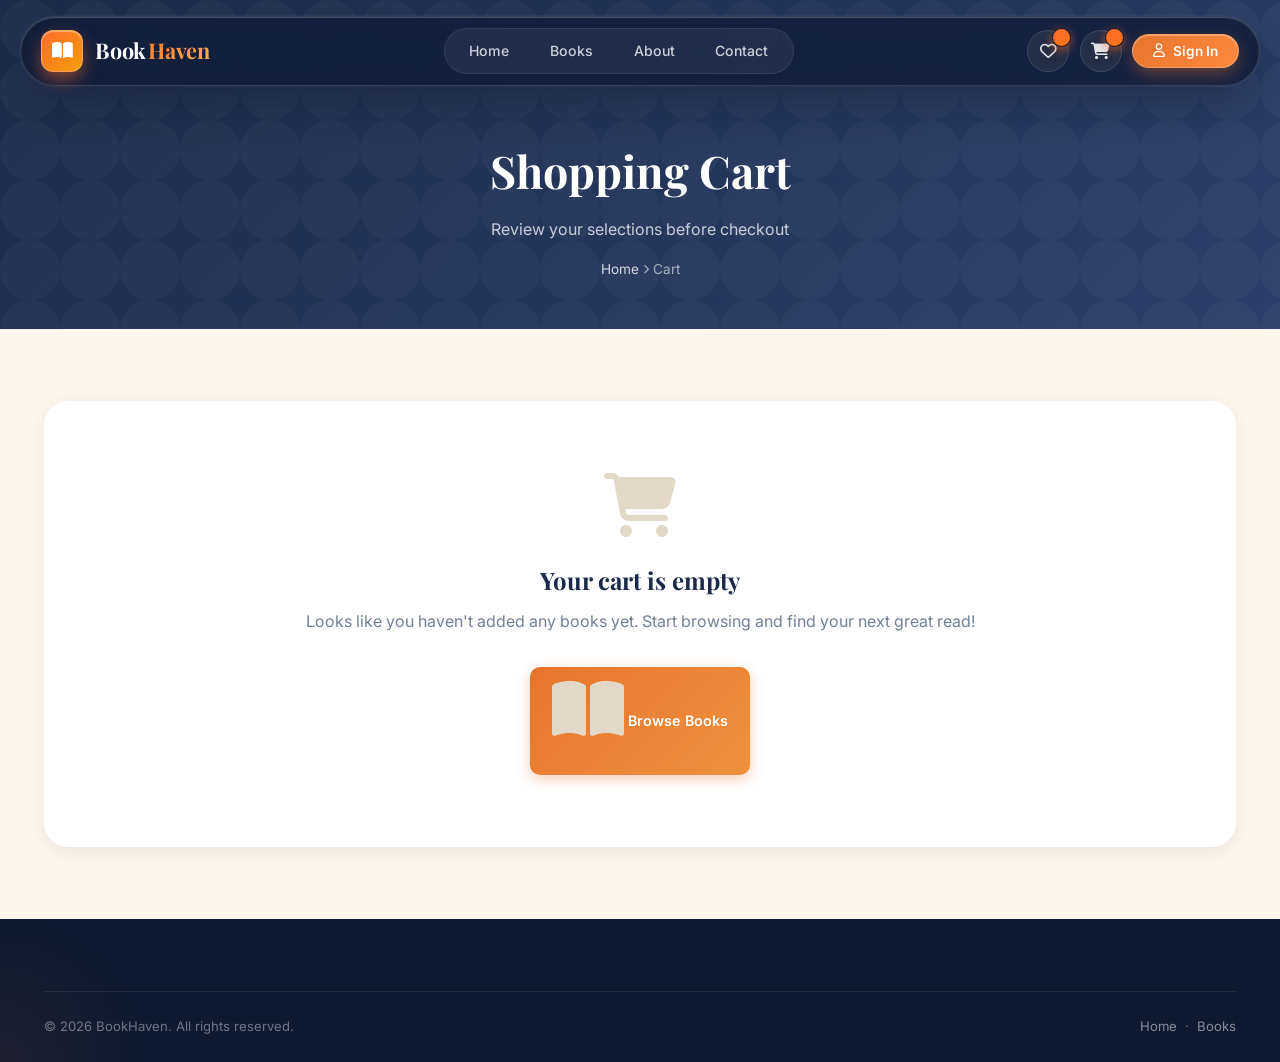
<file: cart.html>
<!DOCTYPE html>
<html lang="en">
<head>
  <meta charset="UTF-8">
  <meta name="viewport" content="width=device-width, initial-scale=1.0">
  <title>Shopping Cart – BookHaven</title>
  <meta name="description" content="Review your BookHaven cart, update quantities, and proceed to checkout.">
  <link rel="preconnect" href="https://fonts.googleapis.com">
  <link href="https://fonts.googleapis.com/css2?family=Inter:wght@400;500;600;700&family=Playfair+Display:wght@600;700&display=swap" rel="stylesheet">
  <link rel="stylesheet" href="https://cdnjs.cloudflare.com/ajax/libs/font-awesome/6.5.0/css/all.min.css">
  <link rel="stylesheet" href="css/style.css">
  <link rel="stylesheet" href="css/animations.css">
</head>
<body>

<div id="toast-container"></div>

<header class="navbar" role="banner">
  <div class="navbar__inner">
    <a href="index.html" class="navbar__logo" aria-label="BookHaven Home">
      <div class="navbar__logo-icon"><i class="fa-solid fa-book-open"></i></div>
      <div class="navbar__logo-text">Book<span>Haven</span></div>
    </a>
    <div class="nav__overlay"></div>
    <nav class="nav__menu" id="nav-menu" aria-label="Main navigation">
      <a href="index.html"   class="nav__link">Home</a>
      <a href="books.html"   class="nav__link">Books</a>
      <a href="about.html"   class="nav__link">About</a>
      <a href="contact.html" class="nav__link">Contact</a>
    </nav>
    <div class="navbar__actions">
      <a href="wishlist.html" class="navbar__icon-btn" aria-label="Wishlist">
        <i class="fa-regular fa-heart"></i>
        <span class="badge--wishlist"></span>
      </a>
      <a href="cart.html" class="navbar__icon-btn" aria-label="Cart">
        <i class="fa-solid fa-cart-shopping"></i>
        <span class="badge--cart"></span>
      </a>
      <button class="btn--login"><i class="fa-regular fa-user"></i> <span>Sign In</span></button>
      <button class="hamburger" id="hamburger" aria-label="Toggle menu" aria-expanded="false">
        <span></span><span></span><span></span>
      </button>
    </div>
  </div>
</header>

<main>
  <div class="page-header page-top reveal">
    <div class="container">
      <h1>Shopping Cart</h1>
      <p>Review your selections before checkout</p>
      <nav class="breadcrumb" aria-label="Breadcrumb">
        <a href="index.html">Home</a>
        <i class="fa-solid fa-chevron-right"></i>
        <span>Cart</span>
      </nav>
    </div>
  </div>

  <section class="section">
    <div class="container">

      <!-- Empty State -->
      <div id="cart-empty" class="cart-empty hidden">
        <i class="fa-solid fa-cart-shopping"></i>
        <h3>Your cart is empty</h3>
        <p>Looks like you haven't added any books yet. Start browsing and find your next great read!</p>
        <a href="books.html" class="btn btn--primary">
          <i class="fa-solid fa-book-open"></i> Browse Books
        </a>
      </div>

      <!-- Cart Layout -->
      <div id="cart-summary" class="cart-layout hidden">
        <div>
          <h2 style="font-family:var(--font-heading);color:var(--color-primary);margin-bottom:var(--sp-lg);">
            Cart Items
          </h2>
          <ul class="cart-list" id="cart-items" aria-label="Cart items"></ul>
          <div style="margin-top:var(--sp-lg);">
            <a href="books.html" class="btn btn--ghost">
              <i class="fa-solid fa-arrow-left"></i> Continue Shopping
            </a>
          </div>
        </div>

        <aside class="cart-summary" aria-label="Order summary">
          <h3>Order Summary</h3>
          <div class="cart-summary__row">
            <span>Subtotal</span>
            <span id="cart-subtotal">₹0</span>
          </div>
          <div class="cart-summary__row">
            <span>Shipping</span>
            <span style="color:var(--color-success)">Free</span>
          </div>
          <div class="cart-summary__row">
            <span>Tax (estimated)</span>
            <span>₹0</span>
          </div>
          <div class="cart-summary__row cart-summary__row--total">
            <span>Total</span>
            <span id="cart-total">₹0</span>
          </div>
          <button class="btn btn--primary btn--full" style="margin-top:var(--sp-lg);"
                  id="checkout-btn" onclick="showToast('Checkout coming soon! (Demo)', 'info')">
            <i class="fa-solid fa-lock"></i> Proceed to Checkout
          </button>
          <p style="text-align:center;font-size:0.78rem;color:var(--color-muted);margin-top:var(--sp-md);">
            <i class="fa-solid fa-shield-halved"></i> Secure checkout — your data is protected
          </p>
        </aside>
      </div>

    </div>
  </section>
</main>

<footer class="footer" role="contentinfo">
  <div class="container">
    <div class="footer__bottom" style="border-top:1px solid rgba(255,255,255,.08);padding:var(--sp-lg) 0;">
      <span>&copy; 2026 BookHaven. All rights reserved.</span>
      <div><a href="index.html">Home</a> &nbsp;·&nbsp; <a href="books.html">Books</a></div>
    </div>
  </div>
</footer>

<script src="js/data.js"></script>
<script src="js/app.js"></script>
<script src="js/cart.js"></script>
<script src="js/wishlist.js"></script>
<script src="js/animate.js"></script>
</body>
</html>
</file>
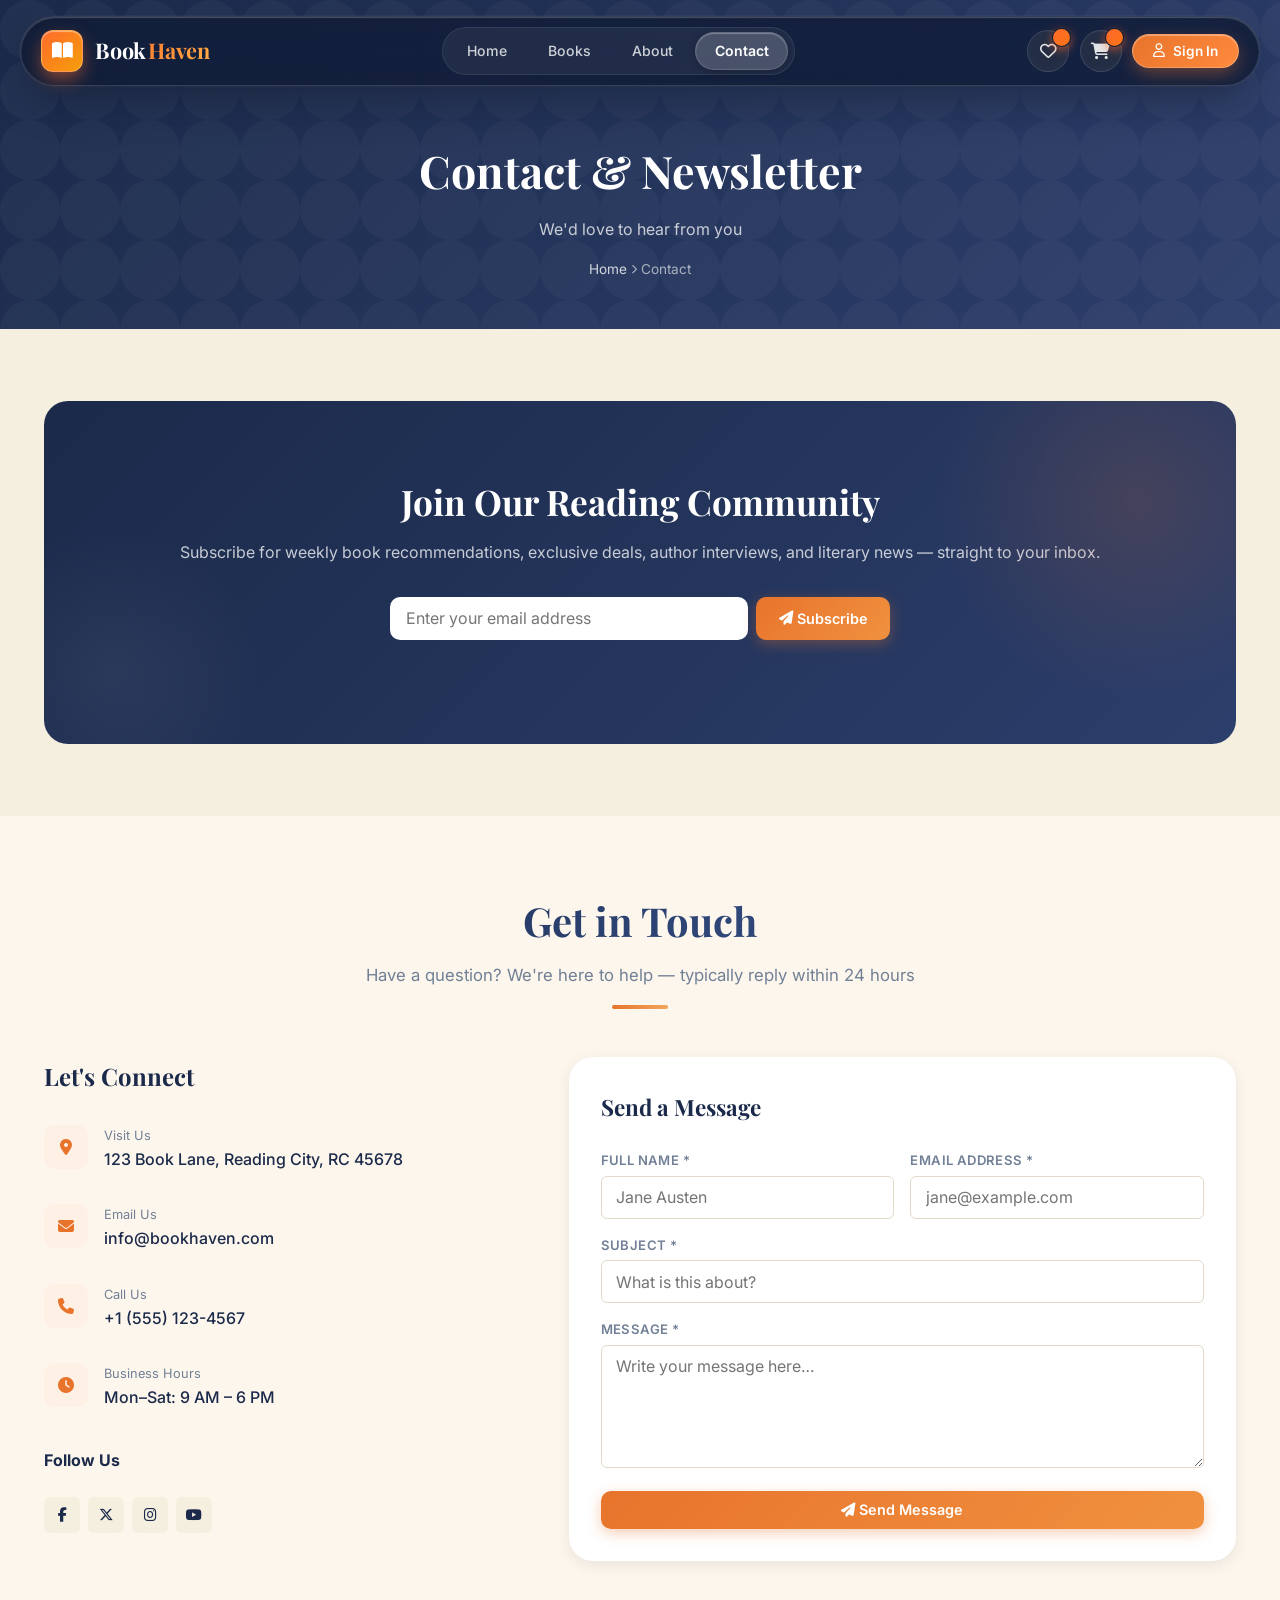
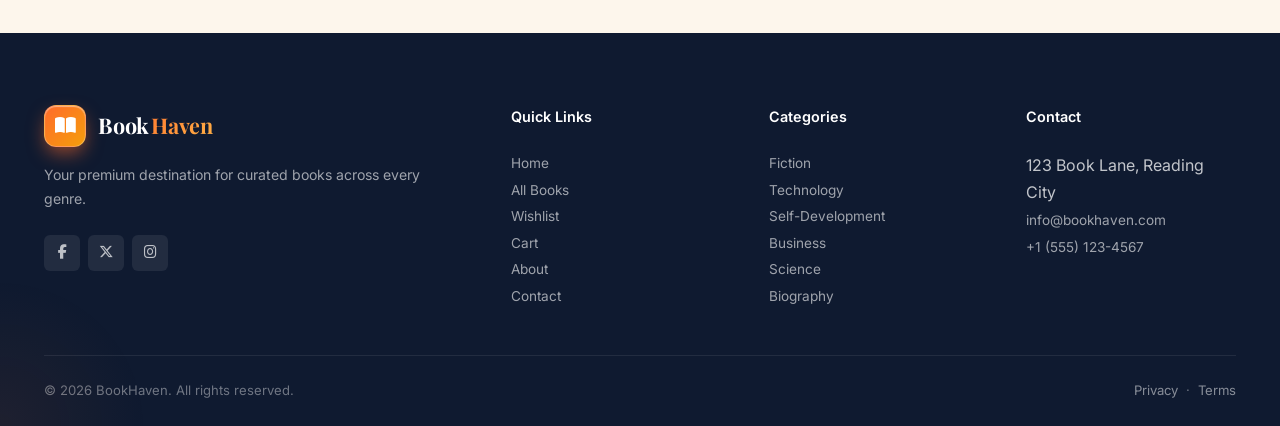
<file: contact.html>
<!DOCTYPE html>
<html lang="en">
<head>
  <meta charset="UTF-8">
  <meta name="viewport" content="width=device-width, initial-scale=1.0">
  <title>Contact & Newsletter – BookHaven</title>
  <meta name="description" content="Get in touch with BookHaven or subscribe to our newsletter for the latest book releases, reviews, and exclusive deals.">
  <link rel="preconnect" href="https://fonts.googleapis.com">
  <link href="https://fonts.googleapis.com/css2?family=Inter:wght@400;500;600;700&family=Playfair+Display:wght@600;700&display=swap" rel="stylesheet">
  <link rel="stylesheet" href="https://cdnjs.cloudflare.com/ajax/libs/font-awesome/6.5.0/css/all.min.css">
  <link rel="stylesheet" href="css/style.css">
  <link rel="stylesheet" href="css/animations.css">
</head>
<body>

<div id="toast-container"></div>

<header class="navbar" role="banner">
  <div class="navbar__inner">
    <a href="index.html" class="navbar__logo" aria-label="BookHaven Home">
      <div class="navbar__logo-icon"><i class="fa-solid fa-book-open"></i></div>
      <div class="navbar__logo-text">Book<span>Haven</span></div>
    </a>
    <div class="nav__overlay"></div>
    <nav class="nav__menu" id="nav-menu" aria-label="Main navigation">
      <a href="index.html"   class="nav__link">Home</a>
      <a href="books.html"   class="nav__link">Books</a>
      <a href="about.html"   class="nav__link">About</a>
      <a href="contact.html" class="nav__link">Contact</a>
    </nav>
    <div class="navbar__actions">
      <a href="wishlist.html" class="navbar__icon-btn" aria-label="Wishlist">
        <i class="fa-regular fa-heart"></i>
        <span class="badge--wishlist"></span>
      </a>
      <a href="cart.html" class="navbar__icon-btn" aria-label="Cart">
        <i class="fa-solid fa-cart-shopping"></i>
        <span class="badge--cart"></span>
      </a>
      <button class="btn--login"><i class="fa-regular fa-user"></i> <span>Sign In</span></button>
      <button class="hamburger" id="hamburger" aria-label="Toggle menu" aria-expanded="false">
        <span></span><span></span><span></span>
      </button>
    </div>
  </div>
</header>

<main>
  <div class="page-header page-top reveal">
    <div class="container">
      <h1>Contact & Newsletter</h1>
      <p>We'd love to hear from you</p>
      <nav class="breadcrumb" aria-label="Breadcrumb">
        <a href="index.html">Home</a>
        <i class="fa-solid fa-chevron-right"></i>
        <span>Contact</span>
      </nav>
    </div>
  </div>

  <!-- Newsletter -->
  <section class="section" style="background:var(--color-bg-alt);">
    <div class="container">
      <div class="newsletter reveal">
        <h2>Join Our Reading Community</h2>
        <p>Subscribe for weekly book recommendations, exclusive deals, author interviews, and literary news — straight to your inbox.</p>
        <form class="newsletter__form" id="nl-form" novalidate aria-label="Newsletter subscription">
          <input type="email" id="nl-email" placeholder="Enter your email address" aria-label="Email address" required>
          <button type="submit" class="btn btn--primary">
            <i class="fa-solid fa-paper-plane"></i> Subscribe
          </button>
        </form>
        <p class="newsletter__msg" id="nl-msg" role="alert" aria-live="polite"></p>
      </div>
    </div>
  </section>

  <!-- Contact -->
  <section class="section">
    <div class="container">
      <div class="section-header">
        <h2>Get in Touch</h2>
        <p>Have a question? We're here to help — typically reply within 24 hours</p>
        <div class="section-divider"></div>
      </div>

      <div class="contact-grid">

        <!-- Contact Info -->
        <div class="contact-info reveal-left">
          <h3>Let's Connect</h3>
          <div class="contact-info-item">
            <div class="contact-info-icon"><i class="fa-solid fa-location-dot"></i></div>
            <div>
              <div class="contact-info-label">Visit Us</div>
              <div class="contact-info-value">123 Book Lane, Reading City, RC 45678</div>
            </div>
          </div>
          <div class="contact-info-item">
            <div class="contact-info-icon"><i class="fa-solid fa-envelope"></i></div>
            <div>
              <div class="contact-info-label">Email Us</div>
              <div class="contact-info-value"><a href="mailto:info@bookhaven.com">info@bookhaven.com</a></div>
            </div>
          </div>
          <div class="contact-info-item">
            <div class="contact-info-icon"><i class="fa-solid fa-phone"></i></div>
            <div>
              <div class="contact-info-label">Call Us</div>
              <div class="contact-info-value"><a href="tel:+15551234567">+1 (555) 123-4567</a></div>
            </div>
          </div>
          <div class="contact-info-item">
            <div class="contact-info-icon"><i class="fa-solid fa-clock"></i></div>
            <div>
              <div class="contact-info-label">Business Hours</div>
              <div class="contact-info-value">Mon–Sat: 9 AM – 6 PM</div>
            </div>
          </div>

          <div style="margin-top:var(--sp-xl);">
            <h4 style="color:var(--color-primary);margin-bottom:var(--sp-md);">Follow Us</h4>
            <div class="footer__social">
              <a href="#" class="footer__social-link" aria-label="Facebook" style="background:var(--color-bg-alt);color:var(--color-primary);">
                <i class="fa-brands fa-facebook-f"></i>
              </a>
              <a href="#" class="footer__social-link" aria-label="Twitter" style="background:var(--color-bg-alt);color:var(--color-primary);">
                <i class="fa-brands fa-x-twitter"></i>
              </a>
              <a href="#" class="footer__social-link" aria-label="Instagram" style="background:var(--color-bg-alt);color:var(--color-primary);">
                <i class="fa-brands fa-instagram"></i>
              </a>
              <a href="#" class="footer__social-link" aria-label="YouTube" style="background:var(--color-bg-alt);color:var(--color-primary);">
                <i class="fa-brands fa-youtube"></i>
              </a>
            </div>
          </div>
        </div>

        <!-- Contact Form -->
        <div class="contact-form reveal-right">
          <h3>Send a Message</h3>
          <form id="contact-form" novalidate aria-label="Contact form">
            <div class="form-row">
              <div class="form-group" id="grp-name">
                <label for="contact-name">Full Name *</label>
                <input type="text" id="contact-name" placeholder="Jane Austen" autocomplete="name" required>
                <span class="form__error" id="err-name">Please enter your full name.</span>
              </div>
              <div class="form-group" id="grp-email">
                <label for="contact-email">Email Address *</label>
                <input type="email" id="contact-email" placeholder="jane@example.com" autocomplete="email" required>
                <span class="form__error" id="err-email">Please enter a valid email.</span>
              </div>
            </div>
            <div class="form-group" id="grp-subject">
              <label for="contact-subject">Subject *</label>
              <input type="text" id="contact-subject" placeholder="What is this about?" required>
              <span class="form__error" id="err-subject">Please enter a subject.</span>
            </div>
            <div class="form-group" id="grp-message">
              <label for="contact-message">Message *</label>
              <textarea id="contact-message" rows="5" placeholder="Write your message here…" required></textarea>
              <span class="form__error" id="err-message">Please enter your message.</span>
            </div>
            <button type="submit" class="btn btn--primary btn--full">
              <i class="fa-solid fa-paper-plane"></i> Send Message
            </button>
            <div class="form-msg" id="contact-msg" role="alert" aria-live="polite"></div>
          </form>
        </div>

      </div>
    </div>
  </section>

</main>

<footer class="footer" role="contentinfo">
  <div class="container">
    <div class="footer__grid">
      <div class="footer__brand">
        <a href="index.html" class="navbar__logo" style="color:#fff;">
          <div class="navbar__logo-icon"><i class="fa-solid fa-book-open"></i></div>
          <div class="navbar__logo-text">Book<span>Haven</span></div>
        </a>
        <p>Your premium destination for curated books across every genre.</p>
        <div class="footer__social">
          <a href="#" class="footer__social-link" aria-label="Facebook"><i class="fa-brands fa-facebook-f"></i></a>
          <a href="#" class="footer__social-link" aria-label="Twitter"><i class="fa-brands fa-x-twitter"></i></a>
          <a href="#" class="footer__social-link" aria-label="Instagram"><i class="fa-brands fa-instagram"></i></a>
        </div>
      </div>
      <div class="footer__col">
        <h4>Quick Links</h4>
        <div class="footer__links">
          <a href="index.html">Home</a><a href="books.html">All Books</a>
          <a href="wishlist.html">Wishlist</a><a href="cart.html">Cart</a>
          <a href="about.html">About</a><a href="contact.html">Contact</a>
        </div>
      </div>
      <div class="footer__col">
        <h4>Categories</h4>
        <div class="footer__links">
          <a href="books.html">Fiction</a><a href="books.html">Technology</a>
          <a href="books.html">Self-Development</a><a href="books.html">Business</a>
          <a href="books.html">Science</a><a href="books.html">Biography</a>
        </div>
      </div>
      <div class="footer__col">
        <h4>Contact</h4>
        <div class="footer__links">
          <span>123 Book Lane, Reading City</span>
          <a href="mailto:info@bookhaven.com">info@bookhaven.com</a>
          <a href="tel:+15551234567">+1 (555) 123-4567</a>
        </div>
      </div>
    </div>
    <div class="footer__bottom">
      <span>&copy; 2026 BookHaven. All rights reserved.</span>
      <div><a href="#">Privacy</a> &nbsp;·&nbsp; <a href="#">Terms</a></div>
    </div>
  </div>
</footer>

<script src="js/data.js"></script>
<script src="js/app.js"></script>
<script src="js/cart.js"></script>
<script src="js/wishlist.js"></script>
<script>
  // ── Newsletter form ───────────────────────────────────────
  document.getElementById('nl-form').addEventListener('submit', function(e) {
    e.preventDefault();
    const email = document.getElementById('nl-email').value.trim();
    const msg   = document.getElementById('nl-msg');
    const re    = /^[^\s@]+@[^\s@]+\.[^\s@]+$/;
    if (!re.test(email)) {
      msg.textContent = '⚠ Please enter a valid email address.';
      msg.className = 'newsletter__msg newsletter__msg--err';
    } else {
      msg.textContent = '✓ You\'re subscribed! Welcome to the BookHaven community.';
      msg.className = 'newsletter__msg newsletter__msg--ok';
      this.reset();
    }
  });

  // ── Contact form validation ───────────────────────────────
  const emailRe = /^[^\s@]+@[^\s@]+\.[^\s@]+$/;

  function setError(groupId, errId, show) {
    const grp = document.getElementById(groupId);
    const err = document.getElementById(errId);
    grp.classList.toggle('error', show);
    err.classList.toggle('show', show);
  }

  document.getElementById('contact-form').addEventListener('submit', function(e) {
    e.preventDefault();
    const name    = document.getElementById('contact-name').value.trim();
    const email   = document.getElementById('contact-email').value.trim();
    const subject = document.getElementById('contact-subject').value.trim();
    const message = document.getElementById('contact-message').value.trim();
    const msgEl   = document.getElementById('contact-msg');

    let valid = true;
    if (!name)              { setError('grp-name',    'err-name',    true); valid = false; } else { setError('grp-name',    'err-name',    false); }
    if (!emailRe.test(email)) { setError('grp-email',  'err-email',   true); valid = false; } else { setError('grp-email',  'err-email',   false); }
    if (!subject)           { setError('grp-subject', 'err-subject', true); valid = false; } else { setError('grp-subject', 'err-subject', false); }
    if (!message)           { setError('grp-message', 'err-message', true); valid = false; } else { setError('grp-message', 'err-message', false); }

    if (valid) {
      msgEl.textContent = '✓ Your message has been sent! We\'ll get back to you within 24 hours.';
      msgEl.className = 'form-msg form-msg--ok show';
      this.reset();
      showToast('Message sent successfully!');
    } else {
      msgEl.textContent = '✗ Please fix the errors above before submitting.';
      msgEl.className = 'form-msg form-msg--err show';
    }
  });

  // Clear errors on input
  ['contact-name','contact-email','contact-subject','contact-message'].forEach(id => {
    document.getElementById(id)?.addEventListener('input', function() {
      this.closest('.form-group')?.classList.remove('error');
      this.closest('.form-group')?.querySelector('.form__error')?.classList.remove('show');
    });
  });
</script>
<script src="js/animate.js"></script>
</body>
</html>
</file>
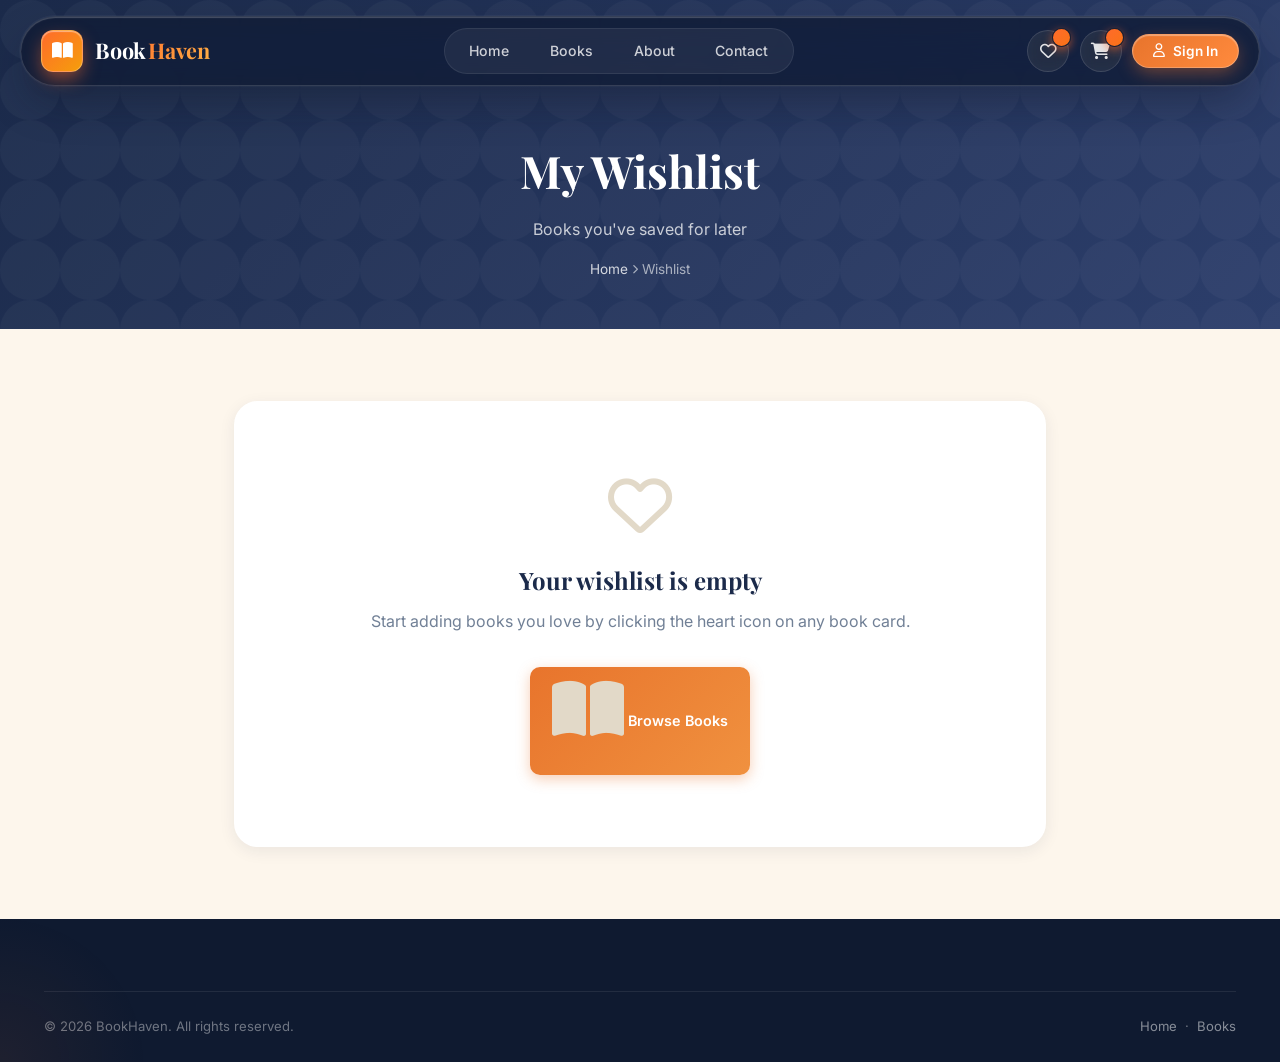
<file: wishlist.html>
<!DOCTYPE html>
<html lang="en">
<head>
  <meta charset="UTF-8">
  <meta name="viewport" content="width=device-width, initial-scale=1.0">
  <title>Wishlist – BookHaven</title>
  <meta name="description" content="Your BookHaven wishlist — saved books you love.">
  <link rel="preconnect" href="https://fonts.googleapis.com">
  <link href="https://fonts.googleapis.com/css2?family=Inter:wght@400;500;600;700&family=Playfair+Display:wght@600;700&display=swap" rel="stylesheet">
  <link rel="stylesheet" href="https://cdnjs.cloudflare.com/ajax/libs/font-awesome/6.5.0/css/all.min.css">
  <link rel="stylesheet" href="css/style.css">
  <link rel="stylesheet" href="css/animations.css">
</head>
<body>

<div id="toast-container"></div>

<header class="navbar" role="banner">
  <div class="navbar__inner">
    <a href="index.html" class="navbar__logo" aria-label="BookHaven Home">
      <div class="navbar__logo-icon"><i class="fa-solid fa-book-open"></i></div>
      <div class="navbar__logo-text">Book<span>Haven</span></div>
    </a>
    <div class="nav__overlay"></div>
    <nav class="nav__menu" id="nav-menu" aria-label="Main navigation">
      <a href="index.html"   class="nav__link">Home</a>
      <a href="books.html"   class="nav__link">Books</a>
      <a href="about.html"   class="nav__link">About</a>
      <a href="contact.html" class="nav__link">Contact</a>
    </nav>
    <div class="navbar__actions">
      <a href="wishlist.html" class="navbar__icon-btn" aria-label="Wishlist">
        <i class="fa-regular fa-heart"></i>
        <span class="badge--wishlist"></span>
      </a>
      <a href="cart.html" class="navbar__icon-btn" aria-label="Cart">
        <i class="fa-solid fa-cart-shopping"></i>
        <span class="badge--cart"></span>
      </a>
      <button class="btn--login"><i class="fa-regular fa-user"></i> <span>Sign In</span></button>
      <button class="hamburger" id="hamburger" aria-label="Toggle menu" aria-expanded="false">
        <span></span><span></span><span></span>
      </button>
    </div>
  </div>
</header>

<main>
  <div class="page-header page-top reveal">
    <div class="container">
      <h1>My Wishlist</h1>
      <p>Books you've saved for later</p>
      <nav class="breadcrumb" aria-label="Breadcrumb">
        <a href="index.html">Home</a>
        <i class="fa-solid fa-chevron-right"></i>
        <span>Wishlist</span>
      </nav>
    </div>
  </div>

  <section class="section">
    <div class="container" style="max-width:860px;">

      <!-- Empty State -->
      <div id="wishlist-empty" class="cart-empty hidden">
        <i class="fa-regular fa-heart"></i>
        <h3>Your wishlist is empty</h3>
        <p>Start adding books you love by clicking the heart icon on any book card.</p>
        <a href="books.html" class="btn btn--primary">
          <i class="fa-solid fa-book-open"></i> Browse Books
        </a>
      </div>

      <!-- Wishlist Items -->
      <ul class="wl-list" id="wishlist-items" aria-label="Wishlist items"></ul>

    </div>
  </section>
</main>

<footer class="footer" role="contentinfo">
  <div class="container">
    <div class="footer__bottom" style="border-top:1px solid rgba(255,255,255,.08);padding:var(--sp-lg) 0;">
      <span>&copy; 2026 BookHaven. All rights reserved.</span>
      <div><a href="index.html">Home</a> &nbsp;·&nbsp; <a href="books.html">Books</a></div>
    </div>
  </div>
</footer>

<script src="js/data.js"></script>
<script src="js/app.js"></script>
<script src="js/cart.js"></script>
<script src="js/wishlist.js"></script>
<script src="js/animate.js"></script>
</body>
</html>
</file>
<file: css/style.css>
/* ==============================================================
   style.css — BookHaven Main Stylesheet
   Warm cream + dark navy + orange accent  |  Vanilla CSS
   ============================================================== */

/* ── Google Fonts loaded via HTML <link> ── */
/* ── Font Awesome loaded via CDN  ── */

/* ─────────────────────────────────────────
   1. CSS Custom Properties (Design Tokens)
   ───────────────────────────────────────── */
:root {
  /* Colors */
  --color-primary:       #1B2A4A;
  --color-primary-light: #2C3E6B;
  --color-primary-dark:  #0F1A30;
  --color-secondary:     #3D5A99;
  --color-accent:        #E8742C;
  --color-accent-hover:  #D4621F;
  --color-accent-light:  #FFF0E6;
  --color-bg:            #FDF6EC;
  --color-bg-alt:        #F5EFE0;
  --color-card:          #FFFFFF;
  --color-text:          #2D3748;
  --color-text-light:    #FFFFFF;
  --color-muted:         #718096;
  --color-border:        #E2D9C8;
  --color-star:          #F6AD55;
  --color-success:       #38A169;
  --color-danger:        #E53E3E;
  --color-info:          #3182CE;

  /* Typography */
  --font-heading: 'Playfair Display', Georgia, serif;
  --font-body:    'Inter', system-ui, -apple-system, sans-serif;

  /* Spacing */
  --sp-xs:  0.25rem;
  --sp-sm:  0.5rem;
  --sp-md:  1rem;
  --sp-lg:  1.5rem;
  --sp-xl:  2rem;
  --sp-2xl: 3rem;
  --sp-3xl: 4.5rem;

  /* Radius */
  --radius-sm:   0.375rem;
  --radius:      0.625rem;
  --radius-lg:   1rem;
  --radius-xl:   1.5rem;
  --radius-full: 9999px;

  /* Shadows */
  --shadow-sm:   0 1px 4px rgba(27,42,74,.07);
  --shadow-md:   0 4px 14px rgba(27,42,74,.09);
  --shadow-lg:   0 12px 30px rgba(27,42,74,.13);
  --shadow-xl:   0 24px 50px rgba(27,42,74,.16);
  --shadow-card: 0 4px 16px rgba(27,42,74,.08);
  --shadow-card-hover: 0 14px 36px rgba(27,42,74,.16);

  /* Transitions */
  --tr:      all .3s ease;
  --tr-fast: all .15s ease;

  /* Layout */
  --nav-h:   72px;
  --content: 1240px;
}

/* ─────────────────────────────────────────
   2. Reset & Base
   ───────────────────────────────────────── */
*, *::before, *::after { box-sizing: border-box; margin: 0; padding: 0; }

html { scroll-behavior: smooth; font-size: 16px; }

body {
  font-family: var(--font-body);
  background: var(--color-bg);
  color: var(--color-text);
  line-height: 1.65;
  min-height: 100vh;
}

img { display: block; max-width: 100%; height: auto; }

a { color: inherit; text-decoration: none; transition: var(--tr); }

ul, ol { list-style: none; }

button { font-family: inherit; cursor: pointer; border: none; background: transparent; }

input, textarea, select {
  font-family: inherit;
  font-size: 1rem;
  outline: none;
  border: 1.5px solid var(--color-border);
  border-radius: var(--radius-sm);
  background: var(--color-card);
  color: var(--color-text);
  transition: var(--tr-fast);
}
input:focus, textarea:focus, select:focus {
  border-color: var(--color-accent);
  box-shadow: 0 0 0 3px rgba(232,116,44,.15);
}

/* ─────────────────────────────────────────
   3. Utility Classes
   ───────────────────────────────────────── */
.container { max-width: var(--content); margin: 0 auto; padding: 0 var(--sp-lg); }
.section   { padding: var(--sp-3xl) 0; }
.hidden    { display: none !important; }
.text-center { text-align: center; }
.text-muted  { color: var(--color-muted); }

.section-header { text-align: center; margin-bottom: var(--sp-2xl); }
.section-header h2 {
  font-family: var(--font-heading);
  font-size: clamp(1.75rem, 4vw, 2.5rem);
  color: var(--color-primary);
  margin-bottom: var(--sp-sm);
}
.section-header p { color: var(--color-muted); font-size: 1.05rem; }
.section-divider {
  width: 56px; height: 4px;
  background: linear-gradient(90deg, var(--color-accent), #f0a75b);
  border-radius: var(--radius-full);
  margin: var(--sp-md) auto 0;
}

/* ─────────────────────────────────────────
   4. Buttons
   ───────────────────────────────────────── */
.btn {
  display: inline-flex; align-items: center; justify-content: center;
  gap: var(--sp-xs);
  padding: 0.65rem 1.4rem;
  border-radius: var(--radius);
  font-weight: 600;
  font-size: 0.9rem;
  transition: var(--tr);
  white-space: nowrap;
  cursor: pointer;
}
.btn--primary {
  background: linear-gradient(135deg, var(--color-accent), #f0913f);
  color: #fff;
  box-shadow: 0 4px 14px rgba(232,116,44,.35);
}
.btn--primary:hover {
  background: linear-gradient(135deg, var(--color-accent-hover), var(--color-accent));
  box-shadow: 0 6px 20px rgba(232,116,44,.45);
  transform: translateY(-1px);
}
.btn--outline {
  background: transparent;
  border: 2px solid var(--color-primary);
  color: var(--color-primary);
}
.btn--outline:hover {
  background: var(--color-primary);
  color: #fff;
}
.btn--ghost {
  background: transparent;
  color: var(--color-muted);
  border: 1.5px solid var(--color-border);
}
.btn--ghost:hover { border-color: var(--color-danger); color: var(--color-danger); }
.btn--sm   { padding: 0.45rem 0.9rem; font-size: 0.8rem; }
.btn--full { width: 100%; }
.btn--accent-outline {
  background: transparent;
  border: 2px solid var(--color-accent);
  color: var(--color-accent);
}
.btn--accent-outline:hover {
  background: var(--color-accent);
  color: #fff;
}

/* ─────────────────────────────────────────
   5. Navigation (2026 Floating Glass Island)
   ───────────────────────────────────────── */
:root {
  --nav-h: 70px;
}

.navbar {
  position: fixed;
  top: 16px;
  left: 50%;
  transform: translateX(-50%);
  width: min(1260px, calc(100% - 2.5rem));
  height: var(--nav-h);
  background: rgba(18, 28, 49, 0.82);
  -webkit-backdrop-filter: blur(24px) saturate(190%);
  backdrop-filter: blur(24px) saturate(190%);
  border: 1px solid rgba(255, 255, 255, 0.14);
  border-radius: 9999px;
  z-index: 1000;
  box-shadow: 
    0 20px 45px -10px rgba(10, 18, 35, 0.45),
    0 0 0 1px rgba(255, 255, 255, 0.04),
    inset 0 1px 1px 0 rgba(255, 255, 255, 0.22);
  transition: all 0.4s cubic-bezier(0.22, 1, 0.36, 1);
}

.navbar--scrolled {
  top: 10px;
  height: 64px;
  background: rgba(13, 22, 38, 0.94);
  border-color: rgba(232, 116, 44, 0.35);
  box-shadow: 
    0 24px 50px -10px rgba(0, 0, 0, 0.65),
    0 0 25px -5px rgba(232, 116, 44, 0.25),
    inset 0 1px 1px 0 rgba(255, 255, 255, 0.15);
}

.navbar__inner {
  display: flex;
  align-items: center;
  justify-content: space-between;
  height: 100%;
  width: 100%;
  padding: 0 1.25rem;
  gap: var(--sp-md);
}

/* 2026 Brand Logo */
.navbar__logo {
  display: flex;
  align-items: center;
  gap: 0.75rem;
  flex-shrink: 0;
  color: #FFFFFF;
  text-decoration: none;
  transition: transform 0.3s cubic-bezier(0.34, 1.4, 0.64, 1);
}

.navbar__logo:hover {
  transform: scale(1.04);
}

.navbar__logo-icon {
  position: relative;
  width: 42px;
  height: 42px;
  background: linear-gradient(135deg, #FF6B2B 0%, #F59E0B 100%);
  border-radius: 12px;
  display: flex;
  align-items: center;
  justify-content: center;
  font-size: 1.15rem;
  color: #FFFFFF;
  box-shadow: 
    0 8px 18px -2px rgba(255, 107, 43, 0.55),
    inset 0 1px 1px rgba(255, 255, 255, 0.45);
  border: 1px solid rgba(255, 255, 255, 0.25);
  transition: all 0.35s cubic-bezier(0.34, 1.4, 0.64, 1);
}

.navbar__logo:hover .navbar__logo-icon {
  transform: rotate(-8deg) scale(1.1);
  box-shadow: 0 12px 24px -2px rgba(255, 107, 43, 0.7);
}

.navbar__logo-text {
  font-family: var(--font-heading);
  font-size: 1.35rem;
  font-weight: 700;
  letter-spacing: -0.01em;
  color: #FFFFFF;
  display: flex;
  align-items: center;
}

.navbar__logo-text span {
  background: linear-gradient(135deg, #FF7A30, #FFB347);
  -webkit-background-clip: text;
  -webkit-text-fill-color: transparent;
  background-clip: text;
  margin-left: 2px;
}

/* 2026 Floating Segmented Nav Capsule */
.nav__menu {
  display: flex;
  align-items: center;
  gap: 4px;
  background: rgba(255, 255, 255, 0.06);
  padding: 4px 6px;
  border-radius: 9999px;
  border: 1px solid rgba(255, 255, 255, 0.08);
}

.nav__link {
  padding: 0.42rem 1.15rem;
  color: rgba(255, 255, 255, 0.78);
  font-size: 0.88rem;
  font-weight: 500;
  border-radius: 9999px;
  transition: all 0.25s cubic-bezier(0.22, 1, 0.36, 1);
  white-space: nowrap;
}

.nav__link:hover {
  color: #FFFFFF;
  background: rgba(255, 255, 255, 0.12);
  transform: translateY(-1px);
}

.nav__link--active {
  color: #FFFFFF;
  background: rgba(255, 255, 255, 0.18);
  font-weight: 600;
  box-shadow: 
    0 2px 8px rgba(0, 0, 0, 0.25),
    inset 0 1px 1px rgba(255, 255, 255, 0.3);
  border: 1px solid rgba(255, 255, 255, 0.14);
}

/* 2026 Glass Search Capsule */
.navbar__search {
  position: relative;
  flex-shrink: 0;
  display: flex;
  align-items: center;
}

.navbar__search input {
  background: rgba(255, 255, 255, 0.08);
  border: 1px solid rgba(255, 255, 255, 0.14);
  color: #FFFFFF;
  padding: 0.5rem 2.6rem 0.5rem 2.3rem;
  border-radius: 9999px;
  width: 220px;
  font-size: 0.84rem;
  transition: all 0.35s cubic-bezier(0.22, 1, 0.36, 1);
  backdrop-filter: blur(8px);
}

.navbar__search input::placeholder {
  color: rgba(255, 255, 255, 0.45);
}

.navbar__search input:focus {
  width: 270px;
  background: rgba(255, 255, 255, 0.15);
  border-color: rgba(232, 116, 44, 0.75);
  box-shadow: 
    0 0 0 3px rgba(232, 116, 44, 0.25),
    0 10px 24px rgba(0, 0, 0, 0.35);
}

.navbar__search-icon {
  position: absolute;
  left: 0.85rem;
  color: rgba(255, 255, 255, 0.55);
  font-size: 0.82rem;
  pointer-events: none;
  transition: color 0.2s ease;
}

.navbar__search input:focus ~ .navbar__search-icon {
  color: var(--color-accent);
}

.navbar__search-kbd {
  position: absolute;
  right: 0.75rem;
  padding: 2px 6px;
  font-size: 0.65rem;
  font-weight: 600;
  color: rgba(255, 255, 255, 0.5);
  background: rgba(255, 255, 255, 0.1);
  border: 1px solid rgba(255, 255, 255, 0.15);
  border-radius: 5px;
  pointer-events: none;
  font-family: inherit;
}

/* 2026 Action Group & Glass Icon Buttons */
.navbar__actions {
  display: flex;
  align-items: center;
  gap: 0.65rem;
  flex-shrink: 0;
}

.navbar__icon-btn {
  position: relative;
  color: rgba(255, 255, 255, 0.88);
  width: 42px;
  height: 42px;
  border-radius: 50%;
  background: rgba(255, 255, 255, 0.08);
  border: 1px solid rgba(255, 255, 255, 0.12);
  display: flex;
  align-items: center;
  justify-content: center;
  font-size: 1.05rem;
  transition: all 0.25s cubic-bezier(0.34, 1.4, 0.64, 1);
  backdrop-filter: blur(8px);
}

.navbar__icon-btn:hover {
  background: rgba(255, 255, 255, 0.18);
  color: #FFFFFF;
  transform: translateY(-2px) scale(1.08);
  border-color: rgba(255, 255, 255, 0.25);
  box-shadow: 0 6px 18px rgba(0, 0, 0, 0.25);
}

/* 2026 Luminous Badges */
.badge--cart,
.badge--wishlist {
  position: absolute;
  top: -3px;
  right: -3px;
  min-width: 19px;
  height: 19px;
  padding: 0 5px;
  background: linear-gradient(135deg, #FF6B2B, #F97316);
  color: #FFFFFF;
  font-size: 0.65rem;
  font-weight: 700;
  border-radius: 9999px;
  display: flex;
  align-items: center;
  justify-content: center;
  line-height: 1;
  box-shadow: 0 3px 10px rgba(255, 107, 43, 0.6);
  border: 1.5px solid rgba(18, 28, 49, 0.95);
}

/* 2026 Login CTA Button */
.btn--login {
  display: inline-flex;
  align-items: center;
  gap: 0.5rem;
  background: linear-gradient(135deg, #E8742C 0%, #FF8A3D 100%);
  color: #FFFFFF;
  border: 1px solid rgba(255, 255, 255, 0.25);
  padding: 0.5rem 1.25rem;
  border-radius: 9999px;
  font-size: 0.85rem;
  font-weight: 600;
  cursor: pointer;
  box-shadow: 
    0 6px 18px -2px rgba(232, 116, 44, 0.45),
    inset 0 1px 1px rgba(255, 255, 255, 0.35);
  transition: all 0.3s cubic-bezier(0.34, 1.4, 0.64, 1);
  white-space: nowrap;
}

.btn--login:hover {
  transform: translateY(-2px) scale(1.03);
  box-shadow: 
    0 10px 24px -2px rgba(232, 116, 44, 0.6),
    inset 0 1px 1px rgba(255, 255, 255, 0.45);
  background: linear-gradient(135deg, #EA580C 0%, #FF7A1A 100%);
}

.btn--login:active {
  transform: translateY(0) scale(0.98);
}

/* Hamburger */
.hamburger {
  display: none;
  flex-direction: column;
  gap: 5px;
  width: 40px;
  height: 40px;
  align-items: center;
  justify-content: center;
  border-radius: 50%;
  background: rgba(255, 255, 255, 0.08);
  border: 1px solid rgba(255, 255, 255, 0.12);
  transition: var(--tr-fast);
}

.hamburger:hover {
  background: rgba(255, 255, 255, 0.18);
}

.hamburger span {
  display: block;
  width: 20px;
  height: 2px;
  background: #FFFFFF;
  border-radius: 2px;
  transition: var(--tr);
}

.hamburger.active span:nth-child(1) { transform: translateY(7px) rotate(45deg); }
.hamburger.active span:nth-child(2) { opacity: 0; transform: scaleX(0); }
.hamburger.active span:nth-child(3) { transform: translateY(-7px) rotate(-45deg); }

/* Mobile nav overlay */
.nav__overlay {
  display: none;
  position: fixed;
  inset: 0;
  background: rgba(10, 18, 35, 0.65);
  z-index: 998;
  backdrop-filter: blur(8px);
  -webkit-backdrop-filter: blur(8px);
  opacity: 0;
  transition: opacity 0.3s ease;
}

.nav__overlay--show {
  opacity: 1;
}

/* Page top offset for floating island navbar */
.page-top {
  padding-top: calc(var(--nav-h) + 4rem) !important;
}

/* ─────────────────────────────────────────
   6. Hero Section
   ───────────────────────────────────────── */
.hero {
  min-height: calc(100vh - var(--nav-h));
  display: flex; align-items: center;
  background: linear-gradient(135deg, #FDF6EC 0%, #F0E8D5 50%, #EAD9BB 100%);
  position: relative; overflow: hidden;
  padding: calc(var(--nav-h) + 4rem) 0 var(--sp-3xl);
}
.hero::before {
  content: ''; position: absolute;
  width: 600px; height: 600px; border-radius: 50%;
  background: radial-gradient(circle, rgba(232,116,44,.08) 0%, transparent 70%);
  top: -100px; right: -100px; pointer-events: none;
}
.hero::after {
  content: ''; position: absolute;
  width: 400px; height: 400px; border-radius: 50%;
  background: radial-gradient(circle, rgba(27,42,74,.05) 0%, transparent 70%);
  bottom: -80px; left: -80px; pointer-events: none;
}
.hero__grid {
  display: grid; grid-template-columns: 1fr 1fr;
  gap: var(--sp-2xl); align-items: center;
}
.hero__eyebrow {
  display: inline-flex; align-items: center; gap: var(--sp-xs);
  background: var(--color-accent-light);
  color: var(--color-accent);
  font-size: 0.82rem; font-weight: 600; text-transform: uppercase; letter-spacing: 1px;
  padding: var(--sp-xs) var(--sp-md);
  border-radius: var(--radius-full);
  margin-bottom: var(--sp-lg);
}
.hero__title {
  font-family: var(--font-heading);
  font-size: clamp(2.2rem, 5vw, 3.8rem);
  color: var(--color-primary);
  line-height: 1.15;
  margin-bottom: var(--sp-lg);
}
.hero__title em { color: var(--color-accent); font-style: normal; }
.hero__desc {
  font-size: 1.08rem; color: var(--color-muted);
  margin-bottom: var(--sp-xl);
  max-width: 480px;
}
.hero__cta { display: flex; gap: var(--sp-md); flex-wrap: wrap; margin-bottom: var(--sp-xl); }
.hero__stats { display: flex; gap: var(--sp-xl); }
.hero__stat-num {
  display: block; font-family: var(--font-heading);
  font-size: 1.5rem; font-weight: 700; color: var(--color-primary);
}
.hero__stat-label { font-size: 0.82rem; color: var(--color-muted); }

/* Book stack illustration */
.hero__visual { position: relative; display: flex; justify-content: center; }
.hero__book-stack {
  position: relative; width: 340px; height: 420px;
  margin-top: 1.5rem;
}
.hero__book {
  position: absolute;
  border-radius: var(--radius);
  box-shadow: var(--shadow-xl);
  overflow: hidden;
}
.hero__book img { width: 100%; height: 100%; object-fit: cover; }
.hero__book--1 { width: 190px; height: 280px; top: 60px; left: 0; transform: rotate(-8deg); z-index: 1; }
.hero__book--2 { width: 210px; height: 300px; top: 20px; left: 80px; z-index: 3; }
.hero__book--3 { width: 170px; height: 250px; top: 80px; left: 185px; transform: rotate(6deg); z-index: 2; }
.hero__badge-float {
  position: absolute; bottom: 0; right: 0;
  background: #fff;
  border-radius: var(--radius-lg);
  padding: var(--sp-md);
  box-shadow: var(--shadow-lg);
  display: flex; align-items: center; gap: var(--sp-sm);
  z-index: 10;
}
.hero__badge-float .icon { font-size: 1.5rem; color: var(--color-accent); }
.hero__badge-float strong { display: block; font-size: 1.1rem; color: var(--color-primary); }
.hero__badge-float span { font-size: 0.78rem; color: var(--color-muted); }

/* ─────────────────────────────────────────
   7. Category Cards (Aesthetic Modern Redesign)
   ───────────────────────────────────────── */
.cats-grid {
  display: grid;
  grid-template-columns: repeat(4, 1fr);
  gap: var(--sp-lg);
}

@media (max-width: 992px) {
  .cats-grid {
    grid-template-columns: repeat(4, 1fr);
    gap: var(--sp-md);
  }
}

@media (max-width: 768px) {
  .cats-grid {
    grid-template-columns: repeat(2, 1fr);
    gap: var(--sp-md);
  }
}

@media (max-width: 440px) {
  .cats-grid {
    grid-template-columns: 1fr 1fr;
    gap: var(--sp-sm);
  }
}

.cat-card {
  position: relative;
  background: var(--color-card);
  border-radius: 20px;
  padding: 1.5rem 1.25rem;
  text-align: center;
  cursor: pointer;
  border: 1.5px solid rgba(226, 217, 200, 0.7);
  box-shadow: 0 4px 20px rgba(27, 42, 74, 0.05);
  transition: transform 0.35s cubic-bezier(0.34, 1.3, 0.64, 1),
              box-shadow 0.35s ease,
              border-color 0.25s ease,
              background 0.3s ease;
  user-select: none;
  overflow: hidden;
  display: flex;
  flex-direction: column;
  align-items: center;
  justify-content: center;
}

/* Ambient colored aura on hover */
.cat-card::before {
  content: '';
  position: absolute;
  inset: 0;
  border-radius: 20px;
  background: radial-gradient(circle at 50% 25%, var(--cat-accent, var(--color-accent)), transparent 75%);
  opacity: 0;
  transition: opacity 0.35s ease;
  pointer-events: none;
}

.cat-card:hover::before {
  opacity: 0.1;
}

.cat-card:hover {
  transform: translateY(-8px) scale(1.02);
  border-color: var(--cat-accent, var(--color-accent));
  box-shadow: 0 18px 38px -8px var(--cat-shadow, rgba(232, 116, 44, 0.25));
}

.cat-card:active {
  transform: translateY(-2px) scale(0.98);
}

/* Selected active category */
.cat-card--active {
  border-color: var(--cat-accent, var(--color-accent)) !important;
  background: linear-gradient(180deg, #FFFFFF 0%, #FFF8F2 100%) !important;
  box-shadow: 0 12px 30px var(--cat-shadow, rgba(232, 116, 44, 0.25)) !important;
  transform: translateY(-4px);
}

.cat-card--active::after {
  content: '✓';
  position: absolute;
  top: 10px;
  right: 10px;
  width: 22px;
  height: 22px;
  background: var(--cat-accent, var(--color-accent));
  color: #FFFFFF;
  border-radius: 50%;
  font-size: 0.72rem;
  font-weight: 700;
  display: flex;
  align-items: center;
  justify-content: center;
  box-shadow: 0 2px 8px var(--cat-shadow, rgba(232, 116, 44, 0.4));
  animation: popIn 0.3s cubic-bezier(0.34, 1.4, 0.64, 1) both;
}

/* Aesthetic 3D floating icon badge */
.cat-card__icon {
  position: relative;
  width: 64px;
  height: 64px;
  border-radius: 18px;
  display: flex;
  align-items: center;
  justify-content: center;
  font-size: 1.6rem;
  color: #FFFFFF;
  margin: 0 auto 0.95rem;
  background: var(--cat-gradient, linear-gradient(135deg, var(--color-accent), #f0913f));
  box-shadow: 0 10px 22px -3px var(--cat-shadow, rgba(232, 116, 44, 0.4));
  border: 1px solid rgba(255, 255, 255, 0.35);
  transition: transform 0.4s cubic-bezier(0.34, 1.4, 0.64, 1),
              box-shadow 0.4s ease;
  z-index: 1;
}

/* Inner glass highlight on icon */
.cat-card__icon::before {
  content: '';
  position: absolute;
  top: 2px;
  left: 3px;
  right: 3px;
  height: 42%;
  border-radius: 15px 15px 6px 6px;
  background: linear-gradient(180deg, rgba(255, 255, 255, 0.45) 0%, rgba(255, 255, 255, 0) 100%);
  pointer-events: none;
}

.cat-card:hover .cat-card__icon {
  transform: scale(1.15) translateY(-3px) rotate(-6deg);
  box-shadow: 0 16px 30px -3px var(--cat-shadow, rgba(232, 116, 44, 0.5));
}

.cat-card__name {
  position: relative;
  z-index: 1;
  font-family: var(--font-heading);
  font-weight: 700;
  font-size: 1.05rem;
  color: var(--color-primary);
  margin-bottom: 0.35rem;
  transition: color 0.25s ease;
}

.cat-card:hover .cat-card__name {
  color: var(--cat-accent, var(--color-accent));
}

.cat-card__count {
  position: relative;
  z-index: 1;
  display: inline-flex;
  align-items: center;
  gap: 5px;
  font-size: 0.75rem;
  font-weight: 600;
  color: var(--color-muted);
  background: var(--color-bg);
  padding: 3px 11px;
  border-radius: 999px;
  border: 1px solid var(--color-border);
  transition: all 0.25s ease;
}

.cat-card__dot {
  width: 6px;
  height: 6px;
  border-radius: 50%;
  background: var(--cat-accent, var(--color-accent));
  transition: transform 0.25s ease;
}

.cat-card:hover .cat-card__dot {
  transform: scale(1.4);
}

.cat-card:hover .cat-card__count {
  background: #FFFFFF;
  border-color: var(--cat-accent, var(--color-accent));
  color: var(--color-text);
  box-shadow: 0 2px 8px rgba(27, 42, 74, 0.06);
}

/* ─────────────────────────────────────────
   8. Book Cards
   ───────────────────────────────────────── */
.books-grid {
  display: grid;
  grid-template-columns: repeat(auto-fill, minmax(220px, 1fr));
  gap: var(--sp-lg);
}
.book-card {
  background: var(--color-card);
  border-radius: var(--radius-lg);
  box-shadow: var(--shadow-card);
  overflow: hidden;
  transition: var(--tr);
  display: flex; flex-direction: column;
}
.book-card:hover {
  transform: translateY(-6px);
  box-shadow: var(--shadow-card-hover);
}
.book-card__img-wrap {
  position: relative; overflow: hidden;
  height: 260px; flex-shrink: 0;
}
.book-card__img {
  width: 100%; height: 100%;
  object-fit: cover;
  transition: transform .5s ease;
}
.book-card:hover .book-card__img { transform: scale(1.06); }

.book-card__badge {
  position: absolute; top: var(--sp-sm); left: var(--sp-sm);
  background: linear-gradient(135deg, var(--color-accent), #f0913f);
  color: #fff; font-size: 0.7rem; font-weight: 700;
  padding: 3px 9px;
  border-radius: var(--radius-full);
  letter-spacing: .4px; text-transform: uppercase;
}
.book-card__wishlist {
  position: absolute; top: var(--sp-sm); right: var(--sp-sm);
  width: 34px; height: 34px; border-radius: 50%;
  background: rgba(255,255,255,.92);
  color: var(--color-muted);
  display: flex; align-items: center; justify-content: center;
  font-size: 0.9rem;
  box-shadow: var(--shadow-sm);
  transition: var(--tr-fast);
  z-index: 2;
}
.book-card__wishlist:hover, .book-card__wishlist--active {
  background: #fff;
  color: #e53e6a;
}
.book-card__overlay {
  position: absolute; inset: 0;
  background: rgba(27,42,74,.5);
  display: flex; align-items: center; justify-content: center;
  opacity: 0; transition: var(--tr);
}
.book-card:hover .book-card__overlay { opacity: 1; }
.book-card__quick-view {
  background: #fff;
  color: var(--color-primary);
  padding: var(--sp-xs) var(--sp-md);
  border-radius: var(--radius-full);
  font-size: 0.82rem; font-weight: 600;
  display: flex; align-items: center; gap: var(--sp-xs);
  transform: translateY(8px); transition: var(--tr);
}
.book-card:hover .book-card__quick-view { transform: translateY(0); }
.book-card__quick-view:hover { background: var(--color-accent); color: #fff; }

.book-card__body {
  padding: var(--sp-md);
  display: flex; flex-direction: column; flex: 1;
}
.book-card__cat {
  font-size: 0.72rem; font-weight: 600; text-transform: uppercase;
  letter-spacing: .5px; color: var(--color-accent);
  margin-bottom: var(--sp-xs);
}
.book-card__title {
  font-family: var(--font-heading);
  font-size: 1rem; font-weight: 600; line-height: 1.3;
  color: var(--color-primary); margin-bottom: 4px;
  display: -webkit-box; -webkit-line-clamp: 2; -webkit-box-orient: vertical; overflow: hidden;
}
.book-card__author { font-size: 0.8rem; color: var(--color-muted); margin-bottom: var(--sp-sm); }
.book-card__rating {
  display: flex; align-items: center; gap: 4px;
  margin-bottom: var(--sp-sm);
}
.book-card__reviews { font-size: 0.75rem; color: var(--color-muted); }

.book-card__footer {
  display: flex; align-items: center; justify-content: space-between;
  margin-top: auto; padding-top: var(--sp-sm);
  border-top: 1px solid var(--color-border);
}
.book-card__price-wrap { display: flex; align-items: baseline; gap: var(--sp-xs); flex-wrap: wrap; }
.book-card__price { font-weight: 700; font-size: 1.05rem; color: var(--color-primary); }
.book-card__original { font-size: 0.8rem; color: var(--color-muted); text-decoration: line-through; }
.book-card__discount { font-size: 0.7rem; font-weight: 700; color: var(--color-success); }

/* Stars */
.stars { color: var(--color-star); font-size: 0.82rem; }
.rating-num { font-size: 0.8rem; font-weight: 600; color: var(--color-text); margin-left: 2px; }

/* ─────────────────────────────────────────
   9. Filter Bar (Books page)
   ───────────────────────────────────────── */
.filter-bar {
  background: var(--color-card);
  border-radius: var(--radius-lg);
  padding: var(--sp-lg);
  box-shadow: var(--shadow-md);
  margin-bottom: var(--sp-xl);
  display: flex; flex-wrap: wrap; gap: var(--sp-md); align-items: flex-end;
}
.filter-bar__group { display: flex; flex-direction: column; gap: var(--sp-xs); flex: 1; min-width: 160px; }
.filter-bar__label { font-size: 0.78rem; font-weight: 600; color: var(--color-muted); text-transform: uppercase; letter-spacing: .5px; }
.filter-bar input[type="text"],
.filter-bar select { padding: 0.55rem 0.85rem; width: 100%; }
.filter-bar__search { flex: 2; min-width: 220px; }
.filter-bar__price-label { display: flex; justify-content: space-between; }
#filter-price { width: 100%; cursor: pointer; accent-color: var(--color-accent); }

/* Results counter */
.books-count-bar {
  margin-bottom: var(--sp-lg);
  font-size: 0.95rem;
  color: var(--color-muted);
  font-weight: 500;
  display: flex;
  align-items: center;
  gap: 0.35rem;
}
.books-count-bar span {
  font-weight: 700;
  color: var(--color-primary);
}
#books-total-count {
  color: var(--color-accent);
}

/* Load more */
.load-more-wrap { text-align: center; margin-top: var(--sp-2xl); }
.no-results {
  text-align: center; padding: var(--sp-3xl);
  color: var(--color-muted);
}
.no-results i { font-size: 3rem; display: block; margin-bottom: var(--sp-md); }

/* ─────────────────────────────────────────
   10. Quick View Modal
   ───────────────────────────────────────── */
.modal {
  position: fixed; inset: 0; z-index: 2000;
  display: flex; align-items: center; justify-content: center;
  padding: var(--sp-lg);
}
.modal__overlay {
  position: absolute; inset: 0;
  background: rgba(15,26,48,.65);
  backdrop-filter: blur(4px);
}
.modal__content {
  position: relative; z-index: 1;
  background: var(--color-card);
  border-radius: var(--radius-xl);
  max-width: 820px; width: 100%;
  max-height: 90vh; overflow-y: auto;
  box-shadow: var(--shadow-xl);
  opacity: 0; transform: scale(.93) translateY(16px);
  transition: all .3s cubic-bezier(.34,1.2,.64,1);
}
.modal--show .modal__content { opacity: 1; transform: scale(1) translateY(0); }
.modal__close {
  position: absolute; top: var(--sp-md); right: var(--sp-md);
  width: 36px; height: 36px; border-radius: 50%;
  background: var(--color-bg); color: var(--color-muted);
  display: flex; align-items: center; justify-content: center;
  font-size: 1rem; z-index: 2;
  transition: var(--tr-fast);
}
.modal__close:hover { background: var(--color-danger); color: #fff; }
.modal__body { padding: var(--sp-xl); }

.qv {
  display: grid; grid-template-columns: 280px 1fr; gap: var(--sp-xl);
}
.qv__img-wrap { position: relative; border-radius: var(--radius-lg); overflow: hidden; }
.qv__img { width: 100%; height: 380px; object-fit: cover; }
.qv__badge {
  position: absolute; top: var(--sp-sm); left: var(--sp-sm);
  background: var(--color-accent); color: #fff;
  font-size: 0.72rem; font-weight: 700; padding: 3px 10px;
  border-radius: var(--radius-full); text-transform: uppercase;
}
.qv__category { font-size: 0.78rem; font-weight: 600; color: var(--color-accent); text-transform: uppercase; letter-spacing: .5px; }
.qv__title { font-family: var(--font-heading); font-size: 1.6rem; color: var(--color-primary); margin: var(--sp-xs) 0; }
.qv__author { color: var(--color-muted); margin-bottom: var(--sp-md); }
.qv__rating { display: flex; align-items: center; gap: var(--sp-xs); margin-bottom: var(--sp-md); }
.qv__reviews { font-size: 0.82rem; color: var(--color-muted); }
.qv__price-row { display: flex; align-items: baseline; gap: var(--sp-sm); margin-bottom: var(--sp-md); flex-wrap: wrap; }
.qv__price { font-size: 1.6rem; font-weight: 700; color: var(--color-primary); }
.qv__original { font-size: 1rem; color: var(--color-muted); text-decoration: line-through; }
.qv__discount { font-size: 0.85rem; font-weight: 700; color: var(--color-success); background: #dcfce7; padding: 2px 8px; border-radius: var(--radius-full); }
.qv__desc { color: var(--color-muted); font-size: 0.92rem; line-height: 1.7; margin-bottom: var(--sp-lg); max-height: 110px; overflow-y: auto; }
.qv__qty-row { display: flex; align-items: center; gap: var(--sp-md); margin-bottom: var(--sp-md); }
.qv__qty-row label { font-weight: 600; color: var(--color-primary); }
.qv__actions { display: flex; gap: var(--sp-sm); }

/* Qty ctrl */
.qty-ctrl { display: flex; align-items: center; gap: var(--sp-xs); }
.qty-btn {
  width: 32px; height: 32px; border-radius: var(--radius-sm);
  background: var(--color-bg); border: 1.5px solid var(--color-border);
  font-size: 1.1rem; font-weight: 600; color: var(--color-primary);
  display: flex; align-items: center; justify-content: center;
  transition: var(--tr-fast);
}
.qty-btn:hover { background: var(--color-primary); color: #fff; border-color: var(--color-primary); }
.qty-num { min-width: 28px; text-align: center; font-weight: 600; }

/* ─────────────────────────────────────────
   11. Cart Page
   ───────────────────────────────────────── */
.cart-layout { display: grid; grid-template-columns: 1fr 360px; gap: var(--sp-xl); align-items: start; }
.cart-list { display: flex; flex-direction: column; gap: var(--sp-md); }
.cart-item {
  background: var(--color-card);
  border-radius: var(--radius-lg); padding: var(--sp-md);
  box-shadow: var(--shadow-card);
  display: flex; align-items: center; gap: var(--sp-md);
}
.cart-item__img { width: 72px; height: 104px; object-fit: cover; border-radius: var(--radius-sm); flex-shrink: 0; }
.cart-item__info { flex: 1; min-width: 0; }
.cart-item__title { font-weight: 600; color: var(--color-primary); margin-bottom: 2px; white-space: nowrap; overflow: hidden; text-overflow: ellipsis; }
.cart-item__author { font-size: 0.82rem; color: var(--color-muted); }
.cart-item__cat { font-size: 0.72rem; color: var(--color-accent); font-weight: 600; margin-top: 4px; display: inline-block; }
.cart-item__qty { flex-shrink: 0; }
.cart-item__price { text-align: right; flex-shrink: 0; }
.cart-item__unit { font-size: 0.82rem; color: var(--color-muted); display: block; }
.cart-item__total { font-weight: 700; font-size: 1rem; color: var(--color-primary); }
.cart-item__remove { color: var(--color-muted); padding: var(--sp-xs); border-radius: var(--radius-sm); transition: var(--tr-fast); flex-shrink: 0; }
.cart-item__remove:hover { color: var(--color-danger); background: #fee2e2; }

.cart-summary {
  background: var(--color-card);
  border-radius: var(--radius-lg);
  padding: var(--sp-xl);
  box-shadow: var(--shadow-card);
  position: sticky; top: calc(var(--nav-h) + var(--sp-md));
}
.cart-summary h3 { font-family: var(--font-heading); font-size: 1.25rem; color: var(--color-primary); margin-bottom: var(--sp-lg); }
.cart-summary__row { display: flex; justify-content: space-between; margin-bottom: var(--sp-sm); font-size: 0.92rem; }
.cart-summary__row--total { font-weight: 700; font-size: 1.1rem; border-top: 1px solid var(--color-border); padding-top: var(--sp-sm); margin-top: var(--sp-sm); color: var(--color-primary); }
.cart-summary__row--total span:last-child { color: var(--color-accent); }

.cart-empty {
  text-align: center; padding: var(--sp-3xl);
  background: var(--color-card);
  border-radius: var(--radius-xl);
  box-shadow: var(--shadow-card);
}
.cart-empty i { font-size: 4rem; color: var(--color-border); margin-bottom: var(--sp-lg); }
.cart-empty h3 { font-family: var(--font-heading); font-size: 1.5rem; color: var(--color-primary); margin-bottom: var(--sp-sm); }
.cart-empty p { color: var(--color-muted); margin-bottom: var(--sp-xl); }

/* ─────────────────────────────────────────
   12. Wishlist Page
   ───────────────────────────────────────── */
.wl-list { display: flex; flex-direction: column; gap: var(--sp-md); }
.wl-item {
  background: var(--color-card);
  border-radius: var(--radius-lg); padding: var(--sp-md);
  box-shadow: var(--shadow-card);
  display: flex; align-items: center; gap: var(--sp-md);
}
.wl-item__img { width: 68px; height: 100px; object-fit: cover; border-radius: var(--radius-sm); flex-shrink: 0; }
.wl-item__info { flex: 1; min-width: 0; }
.wl-item__title { font-weight: 600; color: var(--color-primary); margin-bottom: 2px; }
.wl-item__author { font-size: 0.82rem; color: var(--color-muted); }
.wl-item__cat { font-size: 0.72rem; color: var(--color-accent); font-weight: 600; }
.wl-item__rating { margin-top: 4px; }
.wl-item__price { font-weight: 700; font-size: 1.05rem; color: var(--color-primary); flex-shrink: 0; }
.wl-item__actions { display: flex; gap: var(--sp-xs); flex-shrink: 0; }

/* ─────────────────────────────────────────
   13. Page Header (inner pages)
   ───────────────────────────────────────── */
.page-header {
  background: linear-gradient(135deg, var(--color-primary) 0%, var(--color-primary-light) 100%);
  padding: calc(var(--nav-h) + 4rem) 0 var(--sp-2xl);
  text-align: center; color: #fff;
  position: relative; overflow: hidden;
}
.page-header::before {
  content: ''; position: absolute; inset: 0;
  background: url("data:image/svg+xml,%3Csvg width='60' height='60' viewBox='0 0 60 60' xmlns='http://www.w3.org/2000/svg'%3E%3Cg fill='none' fill-rule='evenodd'%3E%3Cg fill='%23ffffff' fill-opacity='0.03'%3E%3Ccircle cx='30' cy='30' r='30'/%3E%3C/g%3E%3C/g%3E%3C/svg%3E");
  pointer-events: none;
}
.page-header h1 { font-family: var(--font-heading); font-size: clamp(1.8rem, 4vw, 2.8rem); margin-bottom: var(--sp-sm); }
.page-header p { color: rgba(255,255,255,.75); font-size: 1rem; }
.breadcrumb { display: flex; align-items: center; gap: var(--sp-xs); justify-content: center; margin-top: var(--sp-md); font-size: 0.85rem; color: rgba(255,255,255,.6); }
.breadcrumb a { color: rgba(255,255,255,.8); }
.breadcrumb a:hover { color: var(--color-accent); }
.breadcrumb i { font-size: 0.6rem; }

/* ─────────────────────────────────────────
   14. About Section
   ───────────────────────────────────────── */
.about-grid { display: grid; grid-template-columns: 1fr 1fr; gap: var(--sp-3xl); align-items: center; }
.about__img-stack { position: relative; height: 450px; }
.about__img { border-radius: var(--radius-xl); object-fit: cover; box-shadow: var(--shadow-xl); position: absolute; }
.about__img--main { width: 75%; height: 85%; top: 0; left: 0; }
.about__img--accent { width: 55%; height: 60%; bottom: 0; right: 0; border: 4px solid #fff; }
.about__badge {
  position: absolute; bottom: 60px; left: -20px;
  background: var(--color-accent); color: #fff;
  padding: var(--sp-md) var(--sp-lg);
  border-radius: var(--radius-lg);
  text-align: center;
  box-shadow: var(--shadow-lg);
}
.about__badge-num { font-family: var(--font-heading); font-size: 2rem; font-weight: 700; display: block; }
.about__badge-label { font-size: 0.78rem; opacity: .85; }
.about__content h2 { font-family: var(--font-heading); font-size: clamp(1.8rem, 3vw, 2.5rem); color: var(--color-primary); margin-bottom: var(--sp-md); }
.about__lead { font-size: 1.05rem; color: var(--color-muted); margin-bottom: var(--sp-xl); line-height: 1.75; }
.about__features { display: flex; flex-direction: column; gap: var(--sp-md); margin-bottom: var(--sp-xl); }
.about__feature { display: flex; gap: var(--sp-md); }
.about__feature-icon {
  width: 48px; height: 48px; border-radius: var(--radius);
  background: var(--color-accent-light);
  color: var(--color-accent);
  display: flex; align-items: center; justify-content: center;
  font-size: 1.1rem; flex-shrink: 0;
}
.about__feature-title { font-weight: 600; color: var(--color-primary); margin-bottom: 2px; }
.about__feature-desc { font-size: 0.88rem; color: var(--color-muted); }

.stats-bar {
  display: grid; grid-template-columns: repeat(4,1fr);
  background: var(--color-primary);
  border-radius: var(--radius-xl);
  overflow: hidden;
}
.stats-bar__item { padding: var(--sp-xl); text-align: center; color: #fff; border-right: 1px solid rgba(255,255,255,.1); }
.stats-bar__item:last-child { border-right: none; }
.stats-bar__num { font-family: var(--font-heading); font-size: 2rem; font-weight: 700; color: var(--color-accent); display: block; }
.stats-bar__label { font-size: 0.82rem; color: rgba(255,255,255,.7); }

/* ─────────────────────────────────────────
   15. Newsletter & Contact
   ───────────────────────────────────────── */
.newsletter {
  background: linear-gradient(135deg, var(--color-primary) 0%, var(--color-primary-light) 100%);
  border-radius: var(--radius-xl);
  padding: var(--sp-3xl);
  text-align: center; color: #fff;
}
.newsletter h2 { font-family: var(--font-heading); font-size: clamp(1.6rem, 3vw, 2.2rem); margin-bottom: var(--sp-sm); }
.newsletter p { color: rgba(255,255,255,.75); margin-bottom: var(--sp-xl); }
.newsletter__form { display: flex; gap: var(--sp-sm); max-width: 500px; margin: 0 auto; }
.newsletter__form input { flex: 1; padding: 0.7rem 1rem; border-radius: var(--radius); border: none; }
.newsletter__msg { margin-top: var(--sp-md); font-size: 0.9rem; font-weight: 500; }
.newsletter__msg--ok { color: #a7f3d0; }
.newsletter__msg--err { color: #fca5a5; }

.contact-grid { display: grid; grid-template-columns: 1fr 1.4fr; gap: var(--sp-2xl); }
.contact-info h3 { font-family: var(--font-heading); font-size: 1.5rem; color: var(--color-primary); margin-bottom: var(--sp-lg); }
.contact-info-item { display: flex; gap: var(--sp-md); margin-bottom: var(--sp-lg); }
.contact-info-icon {
  width: 44px; height: 44px; border-radius: var(--radius);
  background: var(--color-accent-light); color: var(--color-accent);
  display: flex; align-items: center; justify-content: center; flex-shrink: 0;
}
.contact-info-label { font-size: 0.8rem; color: var(--color-muted); }
.contact-info-value { font-weight: 500; color: var(--color-primary); }

.contact-form { background: var(--color-card); border-radius: var(--radius-xl); padding: var(--sp-xl); box-shadow: var(--shadow-md); }
.contact-form h3 { font-family: var(--font-heading); font-size: 1.4rem; color: var(--color-primary); margin-bottom: var(--sp-lg); }
.form-row { display: grid; grid-template-columns: 1fr 1fr; gap: var(--sp-md); }
.form-group { margin-bottom: var(--sp-md); }
.form-group label { display: block; font-size: 0.82rem; font-weight: 600; color: var(--color-muted); text-transform: uppercase; letter-spacing: .4px; margin-bottom: var(--sp-xs); }
.form-group input, .form-group textarea, .form-group select { padding: 0.65rem 0.9rem; width: 100%; }
.form-group textarea { resize: vertical; min-height: 120px; }
.form__error { color: var(--color-danger); font-size: 0.78rem; margin-top: 4px; display: none; }
.form__error.show { display: block; }
.form-group.error input, .form-group.error textarea { border-color: var(--color-danger); }
.form-msg { margin-top: var(--sp-md); font-weight: 500; font-size: 0.9rem; padding: var(--sp-sm) var(--sp-md); border-radius: var(--radius-sm); display: none; }
.form-msg.show { display: block; }
.form-msg--ok { background: #dcfce7; color: #166534; }
.form-msg--err { background: #fee2e2; color: #991b1b; }

/* ─────────────────────────────────────────
   16. Footer
   ───────────────────────────────────────── */
.footer {
  background: var(--color-primary-dark);
  color: rgba(255,255,255,.75);
  padding: var(--sp-3xl) 0 0;
}
.footer__grid {
  display: grid; grid-template-columns: 2fr 1fr 1fr 1fr;
  gap: var(--sp-2xl); margin-bottom: var(--sp-2xl);
}
.footer__brand p { font-size: 0.88rem; line-height: 1.7; margin-top: var(--sp-md); color: rgba(255,255,255,.6); }
.footer__social { display: flex; gap: var(--sp-sm); margin-top: var(--sp-lg); }
.footer__social-link {
  width: 36px; height: 36px; border-radius: var(--radius-sm);
  background: rgba(255,255,255,.08);
  display: flex; align-items: center; justify-content: center;
  color: rgba(255,255,255,.7); font-size: 0.9rem;
  transition: var(--tr-fast);
}
.footer__social-link:hover { background: var(--color-accent); color: #fff; }
.footer__col h4 { color: #fff; font-size: 0.9rem; font-weight: 600; margin-bottom: var(--sp-lg); }
.footer__links { display: flex; flex-direction: column; gap: var(--sp-xs); }
.footer__links a { color: rgba(255,255,255,.6); font-size: 0.85rem; transition: var(--tr-fast); }
.footer__links a:hover { color: var(--color-accent); padding-left: 4px; }
.footer__bottom {
  border-top: 1px solid rgba(255,255,255,.08);
  padding: var(--sp-lg) 0;
  display: flex; justify-content: space-between; align-items: center;
  font-size: 0.82rem; color: rgba(255,255,255,.4);
}
.footer__bottom a { color: rgba(255,255,255,.5); }
.footer__bottom a:hover { color: var(--color-accent); }

/* ─────────────────────────────────────────
   17. Toast Notifications
   ───────────────────────────────────────── */
#toast-container {
  position: fixed; bottom: var(--sp-xl); right: var(--sp-xl);
  z-index: 3000; display: flex; flex-direction: column; gap: var(--sp-sm);
  pointer-events: none;
}
.toast {
  display: flex; align-items: center; gap: var(--sp-sm);
  padding: var(--sp-sm) var(--sp-lg);
  border-radius: var(--radius);
  background: var(--color-primary);
  color: #fff; font-size: 0.88rem; font-weight: 500;
  box-shadow: var(--shadow-lg);
  opacity: 0; transform: translateX(100%); transition: all .4s cubic-bezier(.34,1.2,.64,1);
  max-width: 320px;
}
.toast--show { opacity: 1; transform: translateX(0); }
.toast--success i { color: #6ee7b7; }
.toast--error   { background: var(--color-danger); }
.toast--info    { background: var(--color-info); }
.toast--info i  { color: #93c5fd; }

/* ─────────────────────────────────────────
   18. Responsive
   ───────────────────────────────────────── */
@media (max-width: 1024px) {
  .hero__grid       { grid-template-columns: 1fr; text-align: center; }
  .hero__visual     { display: none; }
  .hero__desc       { max-width: 100%; }
  .hero__cta        { justify-content: center; }
  .hero__stats      { justify-content: center; }
  .about-grid       { grid-template-columns: 1fr; }
  .about__img-stack { display: none; }
  .cart-layout      { grid-template-columns: 1fr; }
  .stats-bar        { grid-template-columns: repeat(2,1fr); }
  .footer__grid     { grid-template-columns: 1fr 1fr; }
}

@media (max-width: 768px) {
  :root { --nav-h: 60px; }
  .navbar {
    top: 8px;
    width: calc(100% - 1.25rem);
    height: 60px;
    border-radius: 9999px;
  }
  .navbar__inner {
    padding: 0 0.85rem;
  }
  .nav__menu { 
    position: fixed;
    top: 76px;
    left: 12px;
    right: 12px;
    bottom: auto;
    background: rgba(14, 23, 40, 0.96);
    backdrop-filter: blur(24px);
    -webkit-backdrop-filter: blur(24px);
    border: 1px solid rgba(255, 255, 255, 0.15);
    border-radius: 24px;
    flex-direction: column;
    padding: 1.25rem;
    gap: 0.4rem;
    z-index: 999;
    box-shadow: 0 20px 45px rgba(0, 0, 0, 0.5);
    transform: translateY(-20px);
    opacity: 0;
    pointer-events: none;
    transition: all 0.35s cubic-bezier(0.22, 1, 0.36, 1);
  }
  .nav__menu--open {
    transform: translateY(0);
    opacity: 1;
    pointer-events: auto;
  }
  .nav__overlay   { display: block; }
  .nav__link      { font-size: 1.05rem; padding: 0.75rem 1rem; width: 100%; text-align: center; }
  .hamburger      { display: flex; }
  .navbar__search { display: none; }
  .btn--login     { display: none; }

  .page-top     { padding-top: calc(var(--nav-h) + 2.75rem) !important; }
  .hero         { padding: calc(var(--nav-h) + 2.75rem) 0 var(--sp-2xl) !important; min-height: auto; }
  .page-header  { padding: calc(var(--nav-h) + 2.75rem) 0 var(--sp-xl) !important; }
  .books-grid { grid-template-columns: repeat(auto-fill, minmax(160px, 1fr)); gap: var(--sp-md); }
  .book-card__img-wrap { height: 200px; }
  .cats-grid  { grid-template-columns: repeat(auto-fill, minmax(110px, 1fr)); }
  .filter-bar { flex-direction: column; }
  .filter-bar__group { min-width: 100%; }
  .contact-grid { grid-template-columns: 1fr; }
  .form-row     { grid-template-columns: 1fr; }
  .qv           { grid-template-columns: 1fr; }
  .qv__img      { height: 240px; }
  .stats-bar    { grid-template-columns: 1fr 1fr; }
  .footer__grid { grid-template-columns: 1fr; gap: var(--sp-xl); }
  .footer__bottom { flex-direction: column; gap: var(--sp-sm); text-align: center; }
  .newsletter__form { flex-direction: column; }
}

@media (max-width: 480px) {
  .page-top    { padding-top: calc(var(--nav-h) + 2.25rem) !important; }
  .hero        { padding: calc(var(--nav-h) + 2.25rem) 0 var(--sp-xl) !important; }
  .page-header { padding: calc(var(--nav-h) + 2.25rem) 0 var(--sp-lg) !important; }
  .books-grid { grid-template-columns: repeat(2, 1fr); gap: var(--sp-sm); }
  .book-card__img-wrap { height: 180px; }
  .hero__title { font-size: 1.9rem; }
  .cart-item { flex-wrap: wrap; }
  .wl-item   { flex-wrap: wrap; }
  .wl-item__actions { width: 100%; }
  .stats-bar { grid-template-columns: 1fr; }
}

/* ─────────────────────────────────────────
   19. Smooth animations
   ───────────────────────────────────────── */
@keyframes fadeInUp {
  from { opacity: 0; transform: translateY(24px); }
  to   { opacity: 1; transform: translateY(0); }
}
.fade-in-up { animation: fadeInUp .5s ease both; }

/* Scrollbar */
::-webkit-scrollbar { width: 6px; height: 6px; }
::-webkit-scrollbar-track { background: var(--color-bg-alt); }
::-webkit-scrollbar-thumb { background: var(--color-border); border-radius: 3px; }
::-webkit-scrollbar-thumb:hover { background: var(--color-muted); }
</file>
<file: css/animations.css>
/* ==============================================================
   animations.css — BookHaven Rich Animation Layer
   Scroll reveals · Micro-interactions · Hover effects · Particles
   ============================================================== */

/* ─────────────────────────────────────────
   1. Keyframe Definitions
   ───────────────────────────────────────── */

@keyframes fadeInUp {
  from { opacity: 0; transform: translateY(32px); }
  to   { opacity: 1; transform: translateY(0); }
}

@keyframes fadeInDown {
  from { opacity: 0; transform: translateY(-24px); }
  to   { opacity: 1; transform: translateY(0); }
}

@keyframes fadeInLeft {
  from { opacity: 0; transform: translateX(-36px); }
  to   { opacity: 1; transform: translateX(0); }
}

@keyframes fadeInRight {
  from { opacity: 0; transform: translateX(36px); }
  to   { opacity: 1; transform: translateX(0); }
}

@keyframes scaleIn {
  from { opacity: 0; transform: scale(0.85); }
  to   { opacity: 1; transform: scale(1); }
}

@keyframes slideInBottom {
  from { opacity: 0; transform: translateY(60px) scale(0.96); }
  to   { opacity: 1; transform: translateY(0) scale(1); }
}

@keyframes popIn {
  0%   { opacity: 0; transform: scale(0.6); }
  70%  { transform: scale(1.08); }
  100% { opacity: 1; transform: scale(1); }
}

@keyframes float {
  0%, 100% { transform: translateY(0px) rotate(0deg); }
  33%       { transform: translateY(-12px) rotate(-2deg); }
  66%       { transform: translateY(-6px) rotate(2deg); }
}

@keyframes floatReverse {
  0%, 100% { transform: translateY(0px) rotate(0deg); }
  50%       { transform: translateY(-16px) rotate(3deg); }
}

@keyframes pulse {
  0%, 100% { transform: scale(1); }
  50%       { transform: scale(1.06); }
}

@keyframes shimmer {
  0%   { background-position: -600px 0; }
  100% { background-position: 600px 0; }
}

@keyframes spin {
  to { transform: rotate(360deg); }
}

@keyframes gradientShift {
  0%   { background-position: 0% 50%; }
  50%  { background-position: 100% 50%; }
  100% { background-position: 0% 50%; }
}

@keyframes ripple {
  0%   { transform: scale(0); opacity: .6; }
  100% { transform: scale(4); opacity: 0; }
}

@keyframes heartBeat {
  0%, 100% { transform: scale(1); }
  14%       { transform: scale(1.3); }
  28%       { transform: scale(1); }
  42%       { transform: scale(1.3); }
  70%       { transform: scale(1); }
}

@keyframes wobble {
  0%, 100% { transform: rotate(0deg); }
  15%       { transform: rotate(-8deg); }
  30%       { transform: rotate(6deg); }
  45%       { transform: rotate(-4deg); }
  60%       { transform: rotate(2deg); }
  75%       { transform: rotate(-1deg); }
}

@keyframes slideReveal {
  from { clip-path: inset(0 100% 0 0); }
  to   { clip-path: inset(0 0% 0 0); }
}

@keyframes countUp {
  from { opacity: 0; transform: translateY(20px); }
  to   { opacity: 1; transform: translateY(0); }
}

@keyframes borderPulse {
  0%, 100% { border-color: transparent; }
  50%       { border-color: var(--color-accent); }
}

@keyframes glowPulse {
  0%, 100% { box-shadow: 0 0 0 0 rgba(232,116,44,0); }
  50%       { box-shadow: 0 0 20px 6px rgba(232,116,44,.25); }
}

@keyframes navbarIslandSlide {
  from { transform: translate(-50%, -40px) scale(0.96); opacity: 0; }
  to   { transform: translate(-50%, 0) scale(1); opacity: 1; }
}

@keyframes badgeBounce {
  0%,100% { transform: scale(1); }
  30%      { transform: scale(1.4); }
  60%      { transform: scale(0.9); }
}

@keyframes particleRise {
  0%   { opacity: 1; transform: translateY(0) scale(1); }
  100% { opacity: 0; transform: translateY(-80px) scale(0.4); }
}

@keyframes burstParticle {
  0% {
    opacity: 1;
    transform: translate(-50%, -50%) translate(0, 0) scale(1) rotate(0deg);
  }
  100% {
    opacity: 0;
    transform: translate(-50%, -50%) translate(var(--tx), var(--ty)) scale(1.6) rotate(var(--rot));
  }
}

.heart-particle {
  position: fixed;
  pointer-events: none;
  z-index: 10000;
  font-size: 16px;
  animation: burstParticle 0.8s cubic-bezier(0.25, 0.46, 0.45, 0.94) forwards;
}

.book-glare {
  position: absolute;
  inset: 0;
  pointer-events: none;
  opacity: 0;
  transition: opacity .25s ease;
  z-index: 2;
  mix-blend-mode: overlay;
  border-radius: var(--radius-lg) var(--radius-lg) 0 0;
}

/* ─────────────────────────────────────────
   2. Scroll Reveal (Intersection Observer driven)
   ───────────────────────────────────────── */
.reveal {
  opacity: 0;
  transform: translateY(40px);
  transition: opacity .65s cubic-bezier(.22,1,.36,1),
              transform .65s cubic-bezier(.22,1,.36,1);
}
.reveal.revealed { opacity: 1; transform: translateY(0); }

.reveal-left {
  opacity: 0; transform: translateX(-50px);
  transition: opacity .65s cubic-bezier(.22,1,.36,1),
              transform .65s cubic-bezier(.22,1,.36,1);
}
.reveal-left.revealed { opacity: 1; transform: translateX(0); }

.reveal-right {
  opacity: 0; transform: translateX(50px);
  transition: opacity .65s cubic-bezier(.22,1,.36,1),
              transform .65s cubic-bezier(.22,1,.36,1);
}
.reveal-right.revealed { opacity: 1; transform: translateX(0); }

.reveal-scale {
  opacity: 0; transform: scale(0.88);
  transition: opacity .55s ease,
              transform .55s cubic-bezier(.34,1.3,.64,1);
}
.reveal-scale.revealed { opacity: 1; transform: scale(1); }

/* Stagger children */
.stagger > *          { opacity: 0; transform: translateY(28px); transition: opacity .5s ease, transform .5s cubic-bezier(.22,1,.36,1); }
.stagger.revealed > * { opacity: 1; transform: translateY(0); }
.stagger > *:nth-child(1)  { transition-delay: .05s; }
.stagger > *:nth-child(2)  { transition-delay: .12s; }
.stagger > *:nth-child(3)  { transition-delay: .19s; }
.stagger > *:nth-child(4)  { transition-delay: .26s; }
.stagger > *:nth-child(5)  { transition-delay: .33s; }
.stagger > *:nth-child(6)  { transition-delay: .40s; }
.stagger > *:nth-child(7)  { transition-delay: .47s; }
.stagger > *:nth-child(8)  { transition-delay: .54s; }

/* ─────────────────────────────────────────
   3. Navbar Entrance
   ───────────────────────────────────────── */
.navbar {
  animation: navbarIslandSlide .65s cubic-bezier(.22,1,.36,1) both;
}

/* Badge bounce when updated */
.badge--cart.bump, .badge--wishlist.bump {
  animation: badgeBounce .4s cubic-bezier(.34,1.56,.64,1);
}

/* ─────────────────────────────────────────
   4. Hero Section Animations
   ───────────────────────────────────────── */
.hero__eyebrow  { animation: fadeInDown .6s .1s both; }
.hero__title    { animation: fadeInUp   .7s .2s both; }
.hero__desc     { animation: fadeInUp   .7s .35s both; }
.hero__cta      { animation: fadeInUp   .7s .48s both; }
.hero__stats    { animation: fadeInUp   .7s .60s both; }

/* Floating books */
.hero__book--1 { animation: float 6s ease-in-out 0s infinite; }
.hero__book--2 { animation: float 7s ease-in-out 1s infinite; }
.hero__book--3 { animation: floatReverse 5.5s ease-in-out .5s infinite; }
.hero__badge-float { animation: popIn .6s 1s both, float 8s ease-in-out 2s infinite; }

/* Animated gradient hero background */
.hero {
  background-size: 300% 300%;
  animation: gradientShift 12s ease infinite;
}

/* ─────────────────────────────────────────
   5. Book Card — Enhanced Hover System
   ───────────────────────────────────────── */
.book-card {
  transition:
    transform .35s cubic-bezier(.34,1.2,.64,1),
    box-shadow .35s ease;
  cursor: pointer;
  will-change: transform;
}
.book-card:hover {
  transform: translateY(-10px) scale(1.02);
  box-shadow: 0 20px 50px rgba(27,42,74,.2);
}

/* Cover zoom + colour shift on hover */
.book-card__img {
  transition: transform .6s cubic-bezier(.25,.46,.45,.94), filter .4s ease;
}
.book-card:hover .book-card__img {
  transform: scale(1.1);
  filter: brightness(1.05) saturate(1.1);
}

/* Badge slide in */
.book-card__badge {
  animation: slideInBottom .4s .1s both;
  transition: transform .2s ease;
}
.book-card:hover .book-card__badge { transform: scale(1.08); }

/* Wishlist heart ripple on click */
.book-card__wishlist {
  transition: transform .25s cubic-bezier(.34,1.56,.64,1),
              background .2s ease, color .2s ease;
}
.book-card__wishlist:hover { transform: scale(1.2) rotate(-10deg); }
.book-card__wishlist--active { animation: heartBeat .6s ease; }

/* Add-to-cart button micro-interaction */
.book-card__cart {
  position: relative; overflow: hidden;
  transition: transform .2s cubic-bezier(.34,1.4,.64,1),
              box-shadow .2s ease, background .2s ease;
}
.book-card__cart:hover {
  transform: scale(1.1) translateY(-1px);
  box-shadow: 0 6px 18px rgba(232,116,44,.45);
}
.book-card__cart:active { transform: scale(.95); }

/* Cart button ripple effect */
.book-card__cart::after {
  content: '';
  position: absolute; top: 50%; left: 50%;
  width: 10px; height: 10px;
  background: rgba(255,255,255,.5);
  border-radius: 50%;
  transform: translate(-50%,-50%) scale(0);
  pointer-events: none;
}
.book-card__cart.rippling::after { animation: ripple .5s ease-out; }

/* Overlay slide animation */
.book-card__overlay {
  transition: opacity .3s ease;
}
.book-card__quick-view {
  transition: transform .35s cubic-bezier(.34,1.2,.64,1), background .2s ease, color .2s ease;
}
.book-card:hover .book-card__quick-view {
  transform: translateY(0) scale(1);
}

/* Star rating glow on hover */
.book-card:hover .stars { filter: drop-shadow(0 0 4px rgba(246,173,85,.7)); }

/* Price pop on hover */
.book-card:hover .book-card__price {
  color: var(--color-accent);
  transition: color .2s ease;
}

/* ─────────────────────────────────────────
   6. Category Cards — Micro-Interactions
   ───────────────────────────────────────── */
.cat-card__icon i {
  transition: transform .3s cubic-bezier(.34,1.4,.64,1);
}
.cat-card:hover .cat-card__icon i {
  transform: scale(1.1);
}

.cat-card__name {
  transition: color .2s ease;
}
.cat-card:hover .cat-card__name { color: var(--color-accent); }

/* Active cat card pulse border */
.cat-card--active {
  animation: borderPulse 2s ease infinite, glowPulse 2s ease infinite;
}

/* ─────────────────────────────────────────
   7. Button Animations
   ───────────────────────────────────────── */
.btn--primary {
  position: relative; overflow: hidden;
  transition:
    transform .25s cubic-bezier(.34,1.4,.64,1),
    box-shadow .25s ease,
    background .25s ease;
}
.btn--primary::before {
  content: '';
  position: absolute; top: 0; left: -100%;
  width: 100%; height: 100%;
  background: linear-gradient(90deg, transparent, rgba(255,255,255,.25), transparent);
  transition: left .4s ease;
}
.btn--primary:hover::before { left: 100%; }
.btn--primary:hover {
  transform: translateY(-2px) scale(1.02);
  box-shadow: 0 10px 28px rgba(232,116,44,.5);
}
.btn--primary:active { transform: translateY(0) scale(.97); }

.btn--outline {
  transition: all .25s ease;
  position: relative; overflow: hidden;
}
.btn--outline::after {
  content: '';
  position: absolute; inset: 0;
  background: var(--color-primary);
  transform: scaleX(0); transform-origin: left;
  transition: transform .3s ease;
  z-index: -1;
}
.btn--outline:hover::after { transform: scaleX(1); }

.btn--accent-outline:hover {
  transform: translateY(-2px);
  box-shadow: 0 8px 22px rgba(232,116,44,.35);
}

/* ─────────────────────────────────────────
   8. Navbar Logo Hover
   ───────────────────────────────────────── */
.navbar__logo {
  transition: transform .3s cubic-bezier(.34,1.4,.64,1);
}
.navbar__logo:hover { transform: scale(1.05); }

.navbar__logo-icon {
  transition: transform .3s cubic-bezier(.34,1.4,.64,1), box-shadow .3s ease;
}
.navbar__logo:hover .navbar__logo-icon {
  transform: rotate(-12deg) scale(1.1);
  box-shadow: 0 6px 18px rgba(232,116,44,.5);
}

/* Icon buttons in navbar */
.navbar__icon-btn {
  transition: transform .2s cubic-bezier(.34,1.4,.64,1), background .15s ease;
}
.navbar__icon-btn:hover {
  transform: translateY(-2px) scale(1.12);
}
.navbar__icon-btn:hover i { animation: wobble .4s ease; }

/* ─────────────────────────────────────────
   9. Cart & Wishlist Page Items
   ───────────────────────────────────────── */
.cart-item {
  transition: transform .25s ease, box-shadow .25s ease, border-color .2s ease;
  border: 1.5px solid transparent;
}
.cart-item:hover {
  transform: translateX(4px);
  box-shadow: 0 8px 24px rgba(27,42,74,.12);
  border-color: var(--color-border);
}

.cart-item__remove {
  transition: transform .2s cubic-bezier(.34,1.4,.64,1), color .15s, background .15s;
}
.cart-item__remove:hover { transform: scale(1.2) rotate(5deg); }

.qty-btn {
  transition: transform .15s cubic-bezier(.34,1.4,.64,1), background .15s, color .15s;
}
.qty-btn:hover { transform: scale(1.15); }
.qty-btn:active { transform: scale(.9); }

.wl-item {
  transition: transform .25s ease, box-shadow .25s ease;
  border: 1.5px solid transparent;
}
.wl-item:hover {
  transform: translateX(6px);
  box-shadow: 0 8px 24px rgba(27,42,74,.12);
  border-color: var(--color-accent);
}

/* ─────────────────────────────────────────
   10. Section Headers Animated Divider
   ───────────────────────────────────────── */
.section-divider {
  transition: width .6s cubic-bezier(.22,1,.36,1);
  width: 0;
}
.section-divider.revealed { width: 56px; }

/* Heading gradient animation */
.section-header h2 {
  background: linear-gradient(90deg, var(--color-primary), var(--color-secondary), var(--color-primary));
  background-size: 200% auto;
  -webkit-background-clip: text;
  -webkit-text-fill-color: transparent;
  background-clip: text;
  animation: gradientShift 4s ease infinite;
}

/* ─────────────────────────────────────────
   11. Newsletter Section
   ───────────────────────────────────────── */
.newsletter {
  position: relative; overflow: hidden;
}
.newsletter::before {
  content: '';
  position: absolute; width: 400px; height: 400px; border-radius: 50%;
  background: radial-gradient(circle, rgba(232,116,44,.15) 0%, transparent 70%);
  top: -100px; right: -100px; pointer-events: none;
  animation: float 10s ease-in-out infinite;
}
.newsletter::after {
  content: '';
  position: absolute; width: 300px; height: 300px; border-radius: 50%;
  background: radial-gradient(circle, rgba(255,255,255,.05) 0%, transparent 70%);
  bottom: -80px; left: -80px; pointer-events: none;
  animation: floatReverse 8s ease-in-out 2s infinite;
}
.newsletter input:focus {
  transform: scale(1.02);
  transition: transform .2s ease, border-color .2s ease, box-shadow .2s ease;
}

/* ─────────────────────────────────────────
   12. Contact Form
   ───────────────────────────────────────── */
.contact-form {
  transition: transform .3s ease, box-shadow .3s ease;
}
.contact-form:hover {
  transform: translateY(-4px);
  box-shadow: 0 20px 50px rgba(27,42,74,.12);
}

.form-group input, .form-group textarea, .form-group select {
  transition: border-color .2s ease, box-shadow .2s ease, transform .15s ease;
}
.form-group input:focus, .form-group textarea:focus {
  transform: scale(1.01);
}

.contact-info-item {
  transition: transform .25s ease;
  padding: 4px 0;
}
.contact-info-item:hover {
  transform: translateX(6px);
}
.contact-info-icon {
  transition: transform .3s cubic-bezier(.34,1.4,.64,1), background .2s ease;
}
.contact-info-item:hover .contact-info-icon {
  transform: scale(1.15) rotate(-8deg);
  background: var(--color-accent);
  color: #fff;
}

/* ─────────────────────────────────────────
   13. Footer Links
   ───────────────────────────────────────── */
.footer__links a {
  position: relative; display: inline-block;
  transition: color .2s ease, padding-left .2s ease;
}
.footer__links a::before {
  content: '→';
  position: absolute; left: -16px;
  opacity: 0; color: var(--color-accent);
  transition: opacity .2s ease, left .2s ease;
}
.footer__links a:hover::before { opacity: 1; left: -14px; }

.footer__social-link {
  transition: transform .25s cubic-bezier(.34,1.4,.64,1), background .2s ease, color .2s ease;
}
.footer__social-link:hover {
  transform: translateY(-4px) scale(1.12);
  box-shadow: 0 6px 16px rgba(232,116,44,.35);
}

/* ─────────────────────────────────────────
   14. About Page
   ───────────────────────────────────────── */
.about__feature {
  transition: transform .25s ease, padding .2s ease;
  border-radius: var(--radius);
  padding: var(--sp-sm);
}
.about__feature:hover {
  transform: translateX(8px);
  background: rgba(232,116,44,.04);
}
.about__feature-icon {
  transition: transform .3s cubic-bezier(.34,1.4,.64,1), background .2s, color .2s;
}
.about__feature:hover .about__feature-icon {
  transform: scale(1.2) rotate(-10deg);
  background: var(--color-accent);
  color: #fff;
}

.about__img--main {
  transition: transform .5s ease, box-shadow .4s ease;
}
.about__img--main:hover {
  transform: scale(1.03) rotate(-1deg);
  box-shadow: 0 30px 70px rgba(27,42,74,.2);
}

.about__img--accent {
  transition: transform .5s ease .05s, box-shadow .4s ease;
}
.about__img--accent:hover {
  transform: scale(1.05) rotate(2deg);
  box-shadow: 0 24px 50px rgba(27,42,74,.18);
}

/* Stats bar counter animation */
.stats-bar__num {
  display: block;
  animation: countUp .6s cubic-bezier(.22,1,.36,1) both;
}
.stats-bar__item:nth-child(1) .stats-bar__num { animation-delay: .1s; }
.stats-bar__item:nth-child(2) .stats-bar__num { animation-delay: .2s; }
.stats-bar__item:nth-child(3) .stats-bar__num { animation-delay: .3s; }
.stats-bar__item:nth-child(4) .stats-bar__num { animation-delay: .4s; }

.stats-bar__item {
  transition: background .2s ease;
  cursor: default;
}
.stats-bar__item:hover {
  background: rgba(255,255,255,.05);
}

/* ─────────────────────────────────────────
   15. Toast — Enhanced Entry
   ───────────────────────────────────────── */
.toast {
  transition: transform .4s cubic-bezier(.34,1.3,.64,1), opacity .3s ease;
  transform: translateX(110%) scale(.9);
}
.toast--show {
  transform: translateX(0) scale(1);
  animation: none;
}

/* ─────────────────────────────────────────
   16. Modal Entrance
   ───────────────────────────────────────── */
.modal__content {
  transition: transform .4s cubic-bezier(.34,1.2,.64,1), opacity .35s ease;
}
.modal--show .modal__content {
  animation: popIn .4s cubic-bezier(.34,1.2,.64,1) both;
}
.modal__close {
  transition: transform .2s cubic-bezier(.34,1.4,.64,1), background .15s, color .15s;
}
.modal__close:hover { transform: scale(1.15) rotate(90deg); }

/* ─────────────────────────────────────────
   17. Quick View Modal Content
   ───────────────────────────────────────── */
.qv__img {
  transition: transform .5s ease;
}
.qv__img:hover { transform: scale(1.04); }

.qv__price {
  transition: color .2s ease;
}
.qv__price:hover { color: var(--color-accent); }

/* ─────────────────────────────────────────
   18. Skeleton Loading Shimmer
   ───────────────────────────────────────── */
.skeleton {
  background: linear-gradient(90deg,
    var(--color-border) 25%,
    #f0e8d8 50%,
    var(--color-border) 75%);
  background-size: 600px 100%;
  animation: shimmer 1.6s infinite;
  border-radius: var(--radius-sm);
}
.skeleton-card {
  background: var(--color-card);
  border-radius: var(--radius-lg);
  overflow: hidden;
  box-shadow: var(--shadow-card);
}
.skeleton-img  { height: 260px; }
.skeleton-text { height: 14px; margin: 8px 16px; }
.skeleton-text.short { width: 60%; }
.skeleton-btn  { height: 36px; margin: 12px 16px; border-radius: var(--radius); }

/* ─────────────────────────────────────────
   19. Page Transition Fade
   ───────────────────────────────────────── */
.page-transition {
  animation: fadeInUp .5s cubic-bezier(.22,1,.36,1) both;
}

/* ─────────────────────────────────────────
   20. Scroll-to-top Button
   ───────────────────────────────────────── */
#scroll-top {
  position: fixed; bottom: 2rem; right: 2rem;
  width: 44px; height: 44px;
  background: var(--color-primary);
  color: #fff;
  border-radius: 50%;
  display: flex; align-items: center; justify-content: center;
  font-size: 1rem;
  box-shadow: var(--shadow-lg);
  z-index: 999;
  opacity: 0; pointer-events: none;
  transform: translateY(16px) scale(.8);
  transition: opacity .3s ease, transform .3s cubic-bezier(.34,1.3,.64,1);
}
#scroll-top.show {
  opacity: 1; pointer-events: auto;
  transform: translateY(0) scale(1);
}
#scroll-top:hover {
  background: var(--color-accent);
  transform: translateY(-3px) scale(1.08);
}
#scroll-top:active { transform: scale(.95); }

/* ─────────────────────────────────────────
   21. Cursor Spotlight (desktop only)
   ───────────────────────────────────────── */
.spotlight {
  position: fixed; pointer-events: none;
  width: 320px; height: 320px; border-radius: 50%;
  background: radial-gradient(circle, rgba(232,116,44,.07) 0%, transparent 65%);
  transform: translate(-50%,-50%);
  z-index: 0;
  transition: left .08s ease, top .08s ease;
}

/* ─────────────────────────────────────────
   22. Hero Particle Dots
   ───────────────────────────────────────── */
.hero-particles {
  position: absolute; inset: 0; pointer-events: none; overflow: hidden;
}
.hero-particle {
  position: absolute;
  width: 6px; height: 6px; border-radius: 50%;
  background: var(--color-accent);
  opacity: 0;
  animation: particleRise 4s ease-in infinite;
}

/* ─────────────────────────────────────────
   23. Breadcrumb Hover
   ───────────────────────────────────────── */
.breadcrumb a {
  transition: color .2s ease;
  position: relative;
}
.breadcrumb a::after {
  content: '';
  position: absolute; bottom: -2px; left: 0; right: 0;
  height: 1px; background: var(--color-accent);
  transform: scaleX(0); transition: transform .2s ease;
}
.breadcrumb a:hover::after { transform: scaleX(1); }

/* ─────────────────────────────────────────
   24. Filter Bar Inputs
   ───────────────────────────────────────── */
.filter-bar {
  transition: box-shadow .3s ease;
}
.filter-bar:hover {
  box-shadow: 0 8px 30px rgba(27,42,74,.12);
}
.filter-bar input, .filter-bar select {
  transition: border-color .2s ease, box-shadow .2s ease, transform .15s ease;
}
.filter-bar input:focus, .filter-bar select:focus {
  transform: scale(1.01);
}

/* ─────────────────────────────────────────
   25. Reduce motion (accessibility)
   ───────────────────────────────────────── */
@media (prefers-reduced-motion: reduce) {
  *, ::before, ::after {
    animation-duration: .001ms !important;
    transition-duration: .001ms !important;
  }
}
</file>
